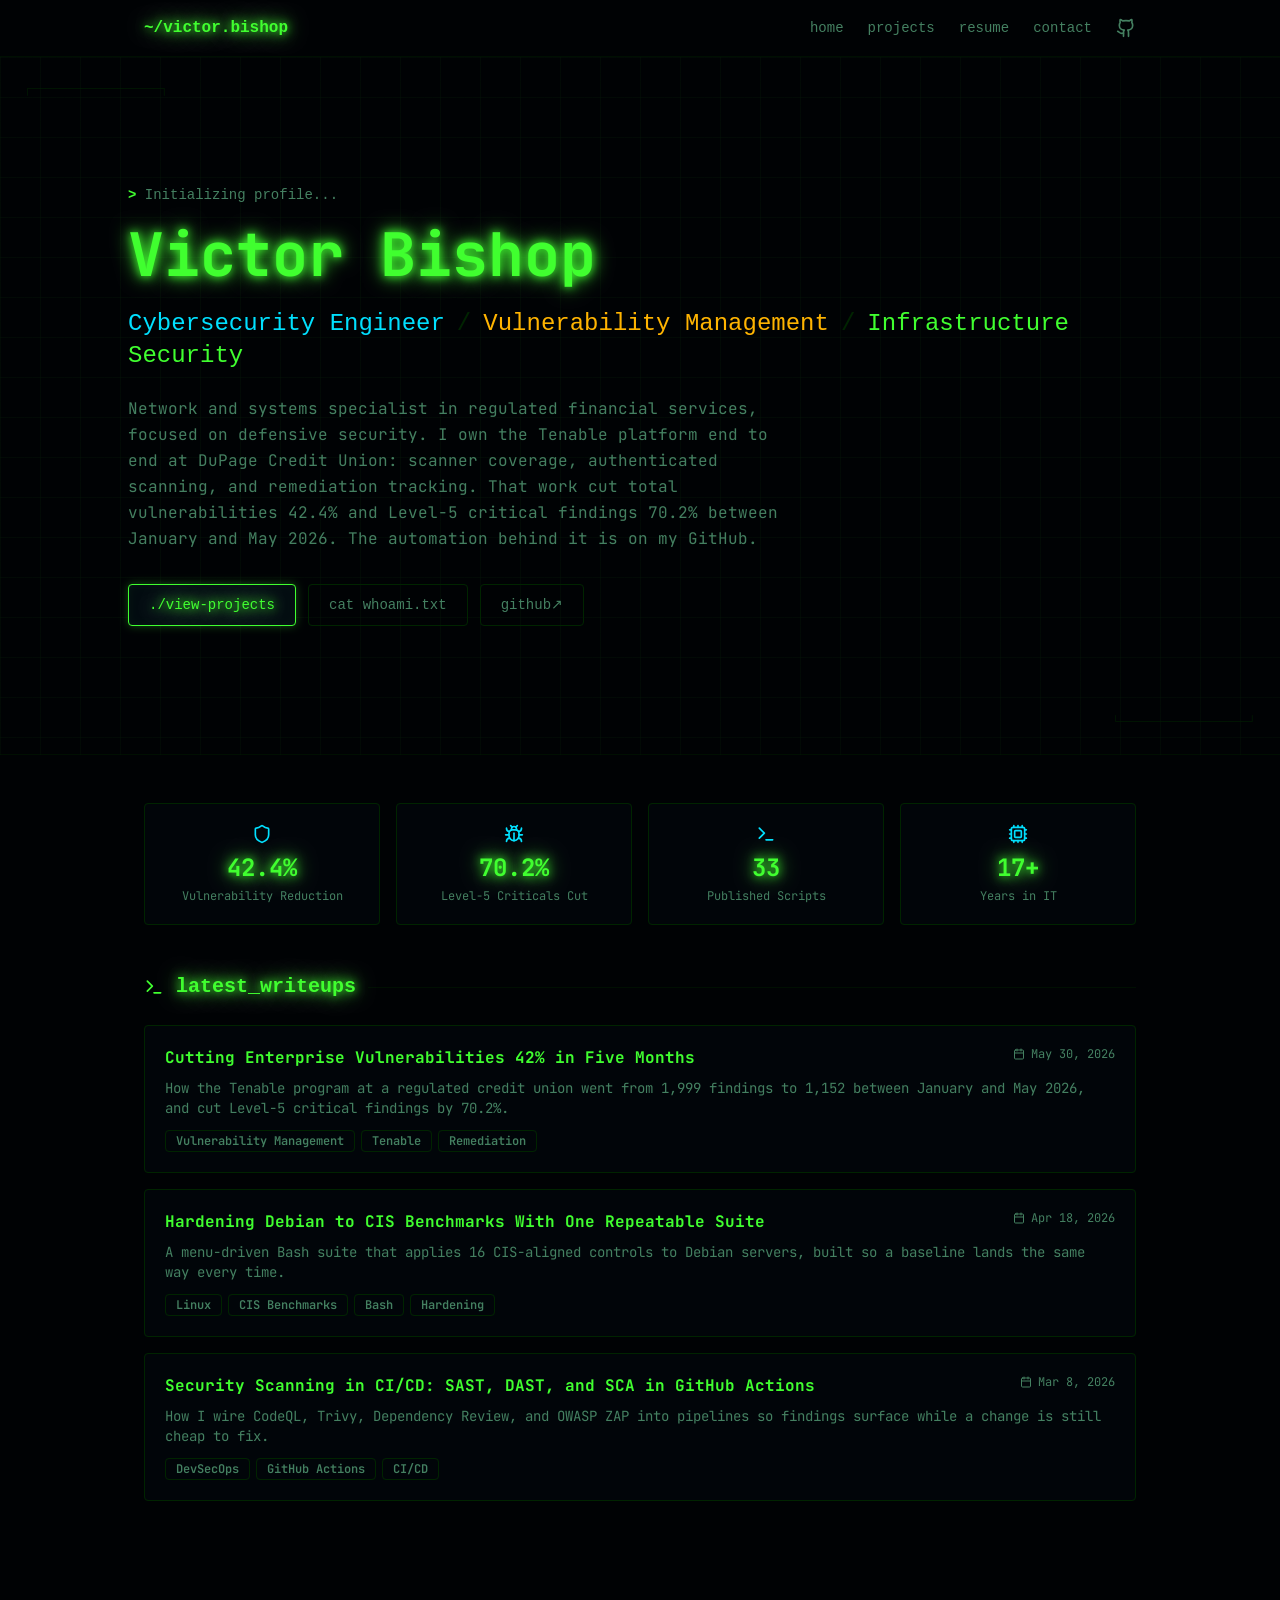
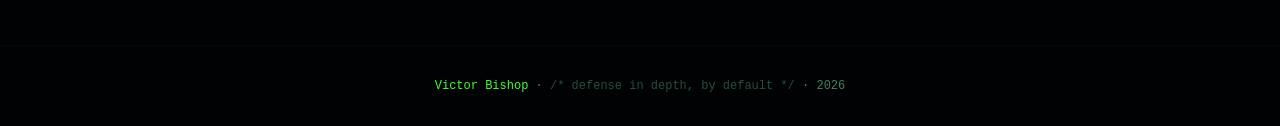
<file: index.html>
<!DOCTYPE html>
<html lang="en" class="dark">
<head>
<meta charset="utf-8" />
<meta name="viewport" content="width=device-width, initial-scale=1" />
<title>Victor Bishop | Cybersecurity Engineer</title>
<meta name="description" content="Victor Bishop is a cybersecurity engineer in New Lenox, IL focused on vulnerability management, infrastructure security, and automation." />
<link rel="icon" type="image/svg+xml" href="/favicon.svg" />
<link rel="stylesheet" href="/assets/site.css" />
<style>
.px-2\.5{padding-left:.625rem;padding-right:.625rem}
.py-4{padding-top:1rem;padding-bottom:1rem}
.hover\:neon-text:hover{color:var(--neon-green);text-shadow:0 0 10px var(--neon-green),0 0 20px var(--neon-green)}
.hover\:bg-secondary\/80:hover{background-color:color-mix(in oklch,var(--secondary) 80%,transparent)}
.prose-sm{font-size:.875rem}
@media (min-width:768px){.md\:prose-base{font-size:1rem}}
.prose h2{font-size:1.3em;font-weight:700;color:var(--foreground);margin:1.3em 0 .5em}
.prose p{margin:.7em 0;line-height:1.7}
.prose ul{list-style:disc;padding-left:1.4em;margin:.7em 0}
.prose li{margin:.3em 0;line-height:1.6}
.prose strong{color:var(--foreground)}
</style>
</head>
<body class="min-h-screen">
<header class="border-b border-border/40">
<div class="max-w-5xl mx-auto px-4 py-4 flex items-center justify-between">
<a href="/" class="font-mono font-bold neon-text text-base">~/victor.bishop</a>
<nav class="flex items-center gap-6 font-mono text-sm text-muted-foreground">
<a href="/" class="hover:text-neon-cyan transition-colors">home</a>
<a href="/projects" class="hover:text-neon-cyan transition-colors">projects</a>
<a href="/resume" class="hover:text-neon-cyan transition-colors">resume</a>
<a href="/contact" class="hover:text-neon-cyan transition-colors">contact</a>
<a href="https://github.com/Heretic312" target="_blank" rel="noopener noreferrer" class="hover:text-primary transition-colors" aria-label="GitHub"><svg xmlns="http://www.w3.org/2000/svg" viewBox="0 0 24 24" fill="none" stroke="currentColor" stroke-width="2" stroke-linecap="round" stroke-linejoin="round" class="w-5 h-5"><path d="M15 22v-4a4.8 4.8 0 0 0-1-3.5c3 0 6-2 6-5.5.08-1.25-.27-2.48-1-3.5.28-1.15.28-2.35 0-3.5 0 0-1 0-3 1.5-2.64-.5-5.36-.5-8 0C6 2 5 2 5 2c-.3 1.15-.3 2.35 0 3.5A5.403 5.403 0 0 0 4 9c0 3.5 3 5.5 6 5.5-.39.49-.68 1.05-.85 1.65-.17.6-.22 1.23-.15 1.85v4"/><path d="M9 18c-4.51 2-5-2-7-2"/></svg></a>
</nav>
</div>
</header>
<main>

<div class="min-h-screen">
<section class="circuit-bg relative overflow-hidden px-4 py-20 md:py-32 border-b border-border/40">
<div class="absolute top-6 left-6 text-border/60 font-mono text-xs select-none hidden md:block">┌──────────────────┐</div>
<div class="absolute bottom-6 right-6 text-border/60 font-mono text-xs select-none hidden md:block">└──────────────────┘</div>
<div class="max-w-5xl mx-auto">
<p class="font-mono text-sm text-muted-foreground mb-3 prompt">Initializing profile...</p>
<h1 class="text-4xl md:text-6xl font-bold mb-4 leading-tight"><span class="neon-text">Victor Bishop</span></h1>
<div class="font-mono text-xl md:text-2xl text-muted-foreground mb-2"><span class="text-neon-cyan">Cybersecurity Engineer</span><span class="text-border mx-3">/</span><span class="text-neon-amber">Vulnerability Management</span><span class="text-border mx-3">/</span><span class="text-primary">Infrastructure Security</span></div>
<p class="mt-6 max-w-2xl text-muted-foreground leading-relaxed">Network and systems specialist in regulated financial services, focused on defensive security. I own the Tenable platform end to end at DuPage Credit Union: scanner coverage, authenticated scanning, and remediation tracking. That work cut total vulnerabilities 42.4% and Level-5 critical findings 70.2% between January and May 2026. The automation behind it is on my GitHub.</p>
<div class="mt-8 flex flex-wrap gap-3">
<a href="/projects" class="px-5 py-2.5 font-mono text-sm rounded neon-border bg-secondary hover:bg-card transition-all duration-200 neon-text">./view-projects</a>
<a href="/resume" class="px-5 py-2.5 font-mono text-sm rounded border border-border hover:border-neon-cyan text-muted-foreground hover:text-neon-cyan transition-all duration-200">cat whoami.txt</a>
<a href="https://github.com/Heretic312" target="_blank" rel="noopener noreferrer" class="px-5 py-2.5 font-mono text-sm rounded border border-border hover:border-primary text-muted-foreground hover:text-primary transition-all duration-200">github↗</a>
</div>
</div>
</section>
<section class="max-w-5xl mx-auto px-4 py-12 grid grid-cols-2 md:grid-cols-4 gap-4"><div class="terminal-card rounded p-5 text-center"><svg xmlns="http://www.w3.org/2000/svg" viewBox="0 0 24 24" fill="none" stroke="currentColor" stroke-width="2" stroke-linecap="round" stroke-linejoin="round" class="w-5 h-5 mx-auto mb-2 text-neon-cyan"><path d="M20 13c0 5-3.5 7.5-7.66 8.95a1 1 0 0 1-.67-.01C7.5 20.5 4 18 4 13V6a1 1 0 0 1 1-1c2 0 4.5-1.2 6.24-2.72a1.17 1.17 0 0 1 1.52 0C14.51 3.81 17 5 19 5a1 1 0 0 1 1 1z"/></svg><p class="text-2xl font-bold neon-text">42.4%</p><p class="text-xs text-muted-foreground mt-1">Vulnerability Reduction</p></div><div class="terminal-card rounded p-5 text-center"><svg xmlns="http://www.w3.org/2000/svg" viewBox="0 0 24 24" fill="none" stroke="currentColor" stroke-width="2" stroke-linecap="round" stroke-linejoin="round" class="w-5 h-5 mx-auto mb-2 text-neon-cyan"><path d="M12 20v-9"/><path d="M14 7a4 4 0 0 1 4 4v3a6 6 0 0 1-12 0v-3a4 4 0 0 1 4-4z"/><path d="M14.12 3.88 16 2"/><path d="M21 21a4 4 0 0 0-3.81-4"/><path d="M21 5a4 4 0 0 1-3.55 3.97"/><path d="M22 13h-4"/><path d="M3 21a4 4 0 0 1 3.81-4"/><path d="M3 5a4 4 0 0 0 3.55 3.97"/><path d="M6 13H2"/><path d="m8 2 1.88 1.88"/><path d="M9 7.13V6a3 3 0 1 1 6 0v1.13"/></svg><p class="text-2xl font-bold neon-text">70.2%</p><p class="text-xs text-muted-foreground mt-1">Level-5 Criticals Cut</p></div><div class="terminal-card rounded p-5 text-center"><svg xmlns="http://www.w3.org/2000/svg" viewBox="0 0 24 24" fill="none" stroke="currentColor" stroke-width="2" stroke-linecap="round" stroke-linejoin="round" class="w-5 h-5 mx-auto mb-2 text-neon-cyan"><path d="M12 19h8"/><path d="m4 17 6-6-6-6"/></svg><p class="text-2xl font-bold neon-text">33</p><p class="text-xs text-muted-foreground mt-1">Published Scripts</p></div><div class="terminal-card rounded p-5 text-center"><svg xmlns="http://www.w3.org/2000/svg" viewBox="0 0 24 24" fill="none" stroke="currentColor" stroke-width="2" stroke-linecap="round" stroke-linejoin="round" class="w-5 h-5 mx-auto mb-2 text-neon-cyan"><rect x="4" y="4" width="16" height="16" rx="2"/><rect x="8" y="8" width="8" height="8" rx="1"/><path d="M12 20v2"/><path d="M12 2v2"/><path d="M17 20v2"/><path d="M17 2v2"/><path d="M2 12h2"/><path d="M2 17h2"/><path d="M2 7h2"/><path d="M20 12h2"/><path d="M20 17h2"/><path d="M20 7h2"/><path d="M7 20v2"/><path d="M7 2v2"/></svg><p class="text-2xl font-bold neon-text">17+</p><p class="text-xs text-muted-foreground mt-1">Years in IT</p></div></section>
<section class="max-w-5xl mx-auto px-4 pb-16">
<div class="flex items-center gap-3 mb-6"><svg xmlns="http://www.w3.org/2000/svg" viewBox="0 0 24 24" fill="none" stroke="currentColor" stroke-width="2" stroke-linecap="round" stroke-linejoin="round" class="w-5 h-5 text-neon-green"><path d="M12 19h8"/><path d="m4 17 6-6-6-6"/></svg><h2 class="text-xl font-bold neon-text font-mono">latest_writeups</h2><div class="flex-1 h-px bg-border/40"></div></div>
<div class="space-y-4"><a href="/blog/tenable-vulnerability-reduction" class="block"><article class="terminal-card rounded p-5 hover:cursor-pointer"><div class="flex items-start justify-between gap-4 flex-wrap"><h3 class="font-bold text-base hover:neon-text transition-colors">Cutting Enterprise Vulnerabilities 42% in Five Months</h3><div class="flex items-center gap-1.5 text-xs text-muted-foreground shrink-0"><svg xmlns="http://www.w3.org/2000/svg" viewBox="0 0 24 24" fill="none" stroke="currentColor" stroke-width="2" stroke-linecap="round" stroke-linejoin="round" class="" width="12" height="12"><path d="M8 2v4"/><path d="M16 2v4"/><rect width="18" height="18" x="3" y="4" rx="2"/><path d="M3 10h18"/></svg><time>May 30, 2026</time></div></div><p class="text-sm text-muted-foreground mt-2 mb-3">How the Tenable program at a regulated credit union went from 1,999 findings to 1,152 between January and May 2026, and cut Level-5 critical findings by 70.2%.</p><div class="flex flex-wrap gap-1.5"><span class="inline-flex items-center rounded-md border px-2.5 py-0.5 text-xs font-semibold transition-colors text-xs border-border text-muted-foreground hover:border-neon-cyan hover:text-neon-cyan transition-colors">Vulnerability Management</span><span class="inline-flex items-center rounded-md border px-2.5 py-0.5 text-xs font-semibold transition-colors text-xs border-border text-muted-foreground hover:border-neon-cyan hover:text-neon-cyan transition-colors">Tenable</span><span class="inline-flex items-center rounded-md border px-2.5 py-0.5 text-xs font-semibold transition-colors text-xs border-border text-muted-foreground hover:border-neon-cyan hover:text-neon-cyan transition-colors">Remediation</span></div></article></a><a href="/blog/debian-hardening-suite" class="block"><article class="terminal-card rounded p-5 hover:cursor-pointer"><div class="flex items-start justify-between gap-4 flex-wrap"><h3 class="font-bold text-base hover:neon-text transition-colors">Hardening Debian to CIS Benchmarks With One Repeatable Suite</h3><div class="flex items-center gap-1.5 text-xs text-muted-foreground shrink-0"><svg xmlns="http://www.w3.org/2000/svg" viewBox="0 0 24 24" fill="none" stroke="currentColor" stroke-width="2" stroke-linecap="round" stroke-linejoin="round" class="" width="12" height="12"><path d="M8 2v4"/><path d="M16 2v4"/><rect width="18" height="18" x="3" y="4" rx="2"/><path d="M3 10h18"/></svg><time>Apr 18, 2026</time></div></div><p class="text-sm text-muted-foreground mt-2 mb-3">A menu-driven Bash suite that applies 16 CIS-aligned controls to Debian servers, built so a baseline lands the same way every time.</p><div class="flex flex-wrap gap-1.5"><span class="inline-flex items-center rounded-md border px-2.5 py-0.5 text-xs font-semibold transition-colors text-xs border-border text-muted-foreground hover:border-neon-cyan hover:text-neon-cyan transition-colors">Linux</span><span class="inline-flex items-center rounded-md border px-2.5 py-0.5 text-xs font-semibold transition-colors text-xs border-border text-muted-foreground hover:border-neon-cyan hover:text-neon-cyan transition-colors">CIS Benchmarks</span><span class="inline-flex items-center rounded-md border px-2.5 py-0.5 text-xs font-semibold transition-colors text-xs border-border text-muted-foreground hover:border-neon-cyan hover:text-neon-cyan transition-colors">Bash</span><span class="inline-flex items-center rounded-md border px-2.5 py-0.5 text-xs font-semibold transition-colors text-xs border-border text-muted-foreground hover:border-neon-cyan hover:text-neon-cyan transition-colors">Hardening</span></div></article></a><a href="/blog/devsecops-scanning-cicd" class="block"><article class="terminal-card rounded p-5 hover:cursor-pointer"><div class="flex items-start justify-between gap-4 flex-wrap"><h3 class="font-bold text-base hover:neon-text transition-colors">Security Scanning in CI/CD: SAST, DAST, and SCA in GitHub Actions</h3><div class="flex items-center gap-1.5 text-xs text-muted-foreground shrink-0"><svg xmlns="http://www.w3.org/2000/svg" viewBox="0 0 24 24" fill="none" stroke="currentColor" stroke-width="2" stroke-linecap="round" stroke-linejoin="round" class="" width="12" height="12"><path d="M8 2v4"/><path d="M16 2v4"/><rect width="18" height="18" x="3" y="4" rx="2"/><path d="M3 10h18"/></svg><time>Mar 8, 2026</time></div></div><p class="text-sm text-muted-foreground mt-2 mb-3">How I wire CodeQL, Trivy, Dependency Review, and OWASP ZAP into pipelines so findings surface while a change is still cheap to fix.</p><div class="flex flex-wrap gap-1.5"><span class="inline-flex items-center rounded-md border px-2.5 py-0.5 text-xs font-semibold transition-colors text-xs border-border text-muted-foreground hover:border-neon-cyan hover:text-neon-cyan transition-colors">DevSecOps</span><span class="inline-flex items-center rounded-md border px-2.5 py-0.5 text-xs font-semibold transition-colors text-xs border-border text-muted-foreground hover:border-neon-cyan hover:text-neon-cyan transition-colors">GitHub Actions</span><span class="inline-flex items-center rounded-md border px-2.5 py-0.5 text-xs font-semibold transition-colors text-xs border-border text-muted-foreground hover:border-neon-cyan hover:text-neon-cyan transition-colors">CI/CD</span></div></article></a></div>
</section>
</div>
</main>
<footer class="border-t border-border/40 mt-20 py-8 text-center text-xs text-muted-foreground font-mono">
<p><span class="text-neon-green">Victor Bishop</span> · <span class="opacity-60">/* defense in depth, by default */</span> · 2026</p>
</footer>
</body>
</html>
</file>
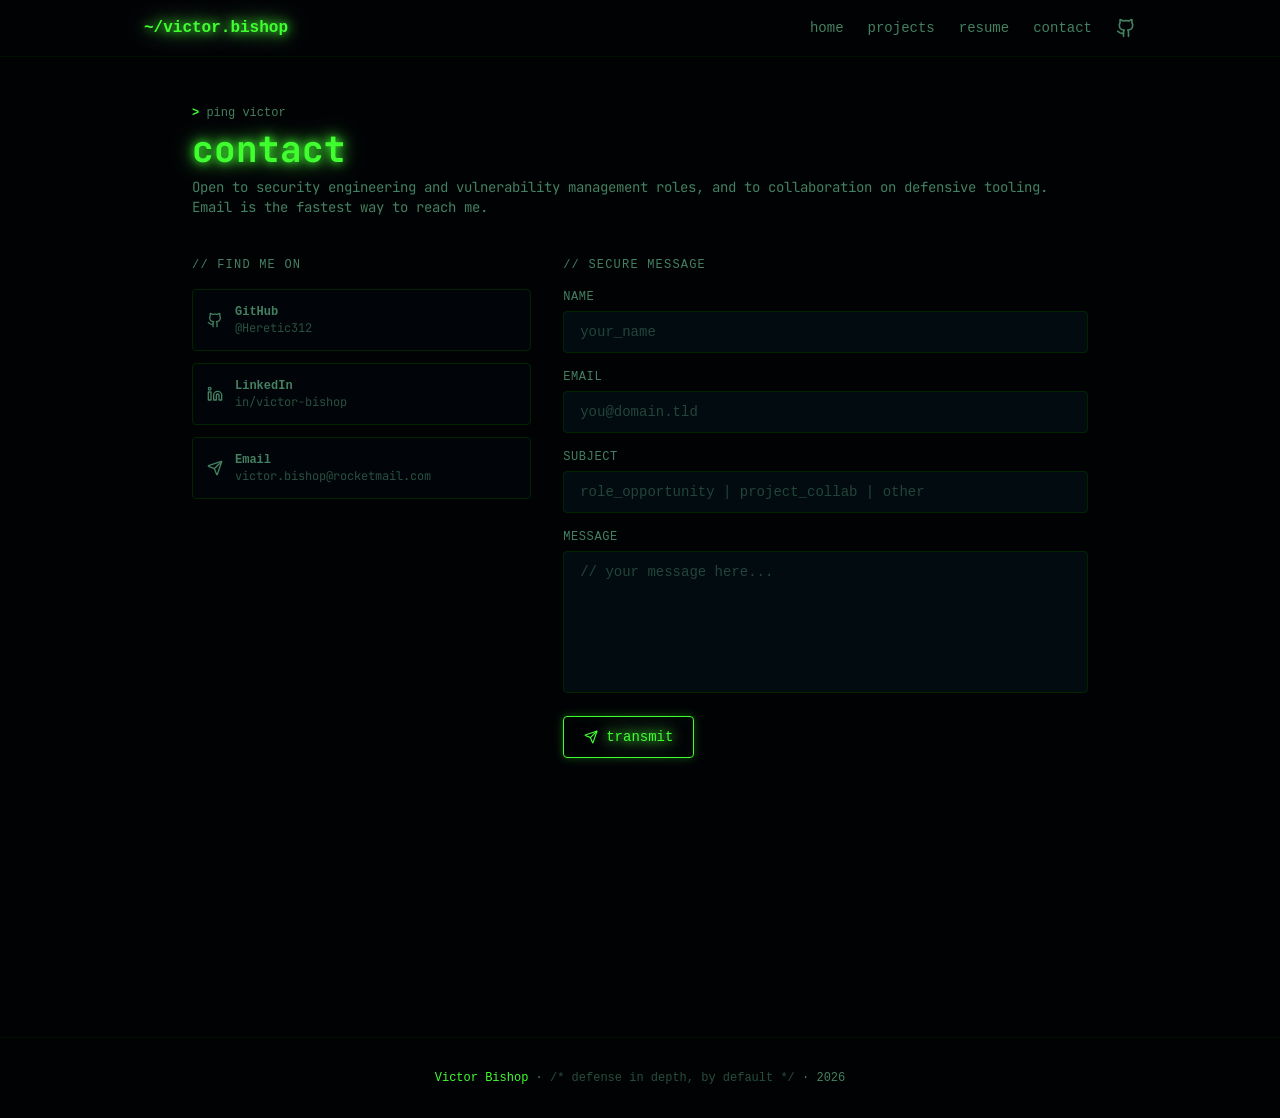
<file: contact.html>
<!DOCTYPE html>
<html lang="en" class="dark">
<head>
<meta charset="utf-8" />
<meta name="viewport" content="width=device-width, initial-scale=1" />
<title>Contact | Victor Bishop</title>
<meta name="description" content="Victor Bishop is a cybersecurity engineer in New Lenox, IL focused on vulnerability management, infrastructure security, and automation." />
<link rel="icon" type="image/svg+xml" href="/favicon.svg" />
<link rel="stylesheet" href="/assets/site.css" />
<style>
.px-2\.5{padding-left:.625rem;padding-right:.625rem}
.py-4{padding-top:1rem;padding-bottom:1rem}
.hover\:neon-text:hover{color:var(--neon-green);text-shadow:0 0 10px var(--neon-green),0 0 20px var(--neon-green)}
.hover\:bg-secondary\/80:hover{background-color:color-mix(in oklch,var(--secondary) 80%,transparent)}
.prose-sm{font-size:.875rem}
@media (min-width:768px){.md\:prose-base{font-size:1rem}}
.prose h2{font-size:1.3em;font-weight:700;color:var(--foreground);margin:1.3em 0 .5em}
.prose p{margin:.7em 0;line-height:1.7}
.prose ul{list-style:disc;padding-left:1.4em;margin:.7em 0}
.prose li{margin:.3em 0;line-height:1.6}
.prose strong{color:var(--foreground)}
</style>
</head>
<body class="min-h-screen">
<header class="border-b border-border/40">
<div class="max-w-5xl mx-auto px-4 py-4 flex items-center justify-between">
<a href="/" class="font-mono font-bold neon-text text-base">~/victor.bishop</a>
<nav class="flex items-center gap-6 font-mono text-sm text-muted-foreground">
<a href="/" class="hover:text-neon-cyan transition-colors">home</a>
<a href="/projects" class="hover:text-neon-cyan transition-colors">projects</a>
<a href="/resume" class="hover:text-neon-cyan transition-colors">resume</a>
<a href="/contact" class="hover:text-neon-cyan transition-colors">contact</a>
<a href="https://github.com/Heretic312" target="_blank" rel="noopener noreferrer" class="hover:text-primary transition-colors" aria-label="GitHub"><svg xmlns="http://www.w3.org/2000/svg" viewBox="0 0 24 24" fill="none" stroke="currentColor" stroke-width="2" stroke-linecap="round" stroke-linejoin="round" class="w-5 h-5"><path d="M15 22v-4a4.8 4.8 0 0 0-1-3.5c3 0 6-2 6-5.5.08-1.25-.27-2.48-1-3.5.28-1.15.28-2.35 0-3.5 0 0-1 0-3 1.5-2.64-.5-5.36-.5-8 0C6 2 5 2 5 2c-.3 1.15-.3 2.35 0 3.5A5.403 5.403 0 0 0 4 9c0 3.5 3 5.5 6 5.5-.39.49-.68 1.05-.85 1.65-.17.6-.22 1.23-.15 1.85v4"/><path d="M9 18c-4.51 2-5-2-7-2"/></svg></a>
</nav>
</div>
</header>
<main>

<div id="contact-done" class="min-h-screen items-center justify-center px-4" style="display:none">
<div class="terminal-card rounded p-10 text-center max-w-md w-full">
<div class="font-mono text-xs text-muted-foreground mb-4"><span class="text-neon-green">✔</span> transmission_ready</div>
<h2 class="text-2xl font-bold neon-text mb-2 font-mono">Message Ready</h2>
<p class="text-muted-foreground text-sm mb-6">Your mail client should open with the message addressed to victor.bishop@rocketmail.com. If it does not, email me directly at that address.</p>
<button onclick="document.getElementById('contact-done').style.display='none';document.getElementById('contact-wrap').style.display='block';" class="px-5 py-2 font-mono text-sm rounded neon-border neon-text hover:bg-secondary transition-colors">compose another</button>
</div>
</div>
<div id="contact-wrap" class="min-h-screen px-4 py-12">
<div class="max-w-4xl mx-auto">
<div class="mb-10 space-y-2">
<p class="font-mono text-xs text-muted-foreground prompt">ping victor</p>
<h1 class="text-4xl font-bold neon-text">contact</h1>
<p class="text-muted-foreground text-sm">Open to security engineering and vulnerability management roles, and to collaboration on defensive tooling. Email is the fastest way to reach me.</p>
</div>
<div class="grid grid-cols-1 md:grid-cols-5 gap-8">
<aside class="md:col-span-2 space-y-3">
<p class="font-mono text-xs text-muted-foreground mb-4 uppercase tracking-widest">// find me on</p>
<a href="https://github.com/Heretic312" target="_blank" rel="noopener noreferrer" class="flex items-center gap-3 terminal-card rounded p-3.5 text-muted-foreground border-border transition-all duration-200 group hover:text-primary hover:border-primary"><svg xmlns="http://www.w3.org/2000/svg" viewBox="0 0 24 24" fill="none" stroke="currentColor" stroke-width="2" stroke-linecap="round" stroke-linejoin="round" class="w-4 h-4 shrink-0 transition-colors"><path d="M15 22v-4a4.8 4.8 0 0 0-1-3.5c3 0 6-2 6-5.5.08-1.25-.27-2.48-1-3.5.28-1.15.28-2.35 0-3.5 0 0-1 0-3 1.5-2.64-.5-5.36-.5-8 0C6 2 5 2 5 2c-.3 1.15-.3 2.35 0 3.5A5.403 5.403 0 0 0 4 9c0 3.5 3 5.5 6 5.5-.39.49-.68 1.05-.85 1.65-.17.6-.22 1.23-.15 1.85v4"/><path d="M9 18c-4.51 2-5-2-7-2"/></svg><div><p class="text-xs font-mono font-bold transition-colors">GitHub</p><p class="text-xs opacity-60 transition-colors">@Heretic312</p></div></a><a href="https://www.linkedin.com/in/victor-bishop" target="_blank" rel="noopener noreferrer" class="flex items-center gap-3 terminal-card rounded p-3.5 text-muted-foreground border-border transition-all duration-200 group hover:text-neon-cyan hover:border-neon-cyan"><svg xmlns="http://www.w3.org/2000/svg" viewBox="0 0 24 24" fill="none" stroke="currentColor" stroke-width="2" stroke-linecap="round" stroke-linejoin="round" class="w-4 h-4 shrink-0 transition-colors"><path d="M16 8a6 6 0 0 1 6 6v7h-4v-7a2 2 0 0 0-2-2 2 2 0 0 0-2 2v7h-4v-7a6 6 0 0 1 6-6z"/><rect width="4" height="12" x="2" y="9"/><circle cx="4" cy="4" r="2"/></svg><div><p class="text-xs font-mono font-bold transition-colors">LinkedIn</p><p class="text-xs opacity-60 transition-colors">in/victor-bishop</p></div></a><a href="mailto:victor.bishop@rocketmail.com" target="_blank" rel="noopener noreferrer" class="flex items-center gap-3 terminal-card rounded p-3.5 text-muted-foreground border-border transition-all duration-200 group hover:text-neon-green hover:border-neon-green"><svg xmlns="http://www.w3.org/2000/svg" viewBox="0 0 24 24" fill="none" stroke="currentColor" stroke-width="2" stroke-linecap="round" stroke-linejoin="round" class="w-4 h-4 shrink-0 transition-colors"><path d="M14.536 21.686a.5.5 0 0 0 .937-.024l6.5-19a.496.496 0 0 0-.635-.635l-19 6.5a.5.5 0 0 0-.024.937l7.93 3.18a2 2 0 0 1 1.112 1.11z"/><path d="m21.854 2.147-10.94 10.939"/></svg><div><p class="text-xs font-mono font-bold transition-colors">Email</p><p class="text-xs opacity-60 transition-colors">victor.bishop@rocketmail.com</p></div></a>
</aside>
<div class="md:col-span-3">
<p class="font-mono text-xs text-muted-foreground mb-4 uppercase tracking-widest">// secure message</p>
<form id="contact-form" class="space-y-4">
<div><label for="name" class="block text-xs font-mono text-muted-foreground mb-1.5 uppercase tracking-wider">name</label><input type="text" id="name" name="name" required placeholder="your_name" class="w-full px-4 py-2.5 rounded font-mono text-sm bg-secondary border border-border text-foreground placeholder:text-muted-foreground/50 focus:border-neon-green focus:outline-none focus:ring-1 focus:ring-neon-green/30 transition-colors" /></div>
<div><label for="email" class="block text-xs font-mono text-muted-foreground mb-1.5 uppercase tracking-wider">email</label><input type="email" id="email" name="email" required placeholder="you@domain.tld" class="w-full px-4 py-2.5 rounded font-mono text-sm bg-secondary border border-border text-foreground placeholder:text-muted-foreground/50 focus:border-neon-green focus:outline-none focus:ring-1 focus:ring-neon-green/30 transition-colors" /></div>
<div><label for="subject" class="block text-xs font-mono text-muted-foreground mb-1.5 uppercase tracking-wider">subject</label><input type="text" id="subject" name="subject" placeholder="role_opportunity | project_collab | other" class="w-full px-4 py-2.5 rounded font-mono text-sm bg-secondary border border-border text-foreground placeholder:text-muted-foreground/50 focus:border-neon-green focus:outline-none focus:ring-1 focus:ring-neon-green/30 transition-colors" /></div>
<div><label for="message" class="block text-xs font-mono text-muted-foreground mb-1.5 uppercase tracking-wider">message</label><textarea id="message" name="message" required rows="6" placeholder="// your message here..." class="w-full px-4 py-2.5 rounded font-mono text-sm bg-secondary border border-border text-foreground placeholder:text-muted-foreground/50 focus:border-neon-green focus:outline-none focus:ring-1 focus:ring-neon-green/30 transition-colors resize-none"></textarea></div>
<button type="submit" class="inline-flex items-center gap-2 px-5 py-2.5 font-mono text-sm rounded neon-border neon-text hover:bg-secondary transition-all duration-200"><svg xmlns="http://www.w3.org/2000/svg" viewBox="0 0 24 24" fill="none" stroke="currentColor" stroke-width="2" stroke-linecap="round" stroke-linejoin="round" class="" width="14" height="14"><path d="M14.536 21.686a.5.5 0 0 0 .937-.024l6.5-19a.496.496 0 0 0-.635-.635l-19 6.5a.5.5 0 0 0-.024.937l7.93 3.18a2 2 0 0 1 1.112 1.11z"/><path d="m21.854 2.147-10.94 10.939"/></svg>transmit</button>
</form>
</div>
</div>
</div>
</div>

<script>
document.getElementById('contact-form').addEventListener('submit', function (e) {
  e.preventDefault();
  var f = e.currentTarget;
  var name = f.elements['name'].value;
  var email = f.elements['email'].value;
  var subject = f.elements['subject'].value || 'Portfolio contact';
  var message = f.elements['message'].value;
  var body = encodeURIComponent('From: ' + name + ' <' + email + '>\n\n' + message);
  window.location.href = 'mailto:victor.bishop@rocketmail.com?subject=' + encodeURIComponent(subject) + '&body=' + body;
  document.getElementById('contact-wrap').style.display = 'none';
  document.getElementById('contact-done').style.display = 'flex';
});
</script>
</main>
<footer class="border-t border-border/40 mt-20 py-8 text-center text-xs text-muted-foreground font-mono">
<p><span class="text-neon-green">Victor Bishop</span> · <span class="opacity-60">/* defense in depth, by default */</span> · 2026</p>
</footer>
</body>
</html>
</file>
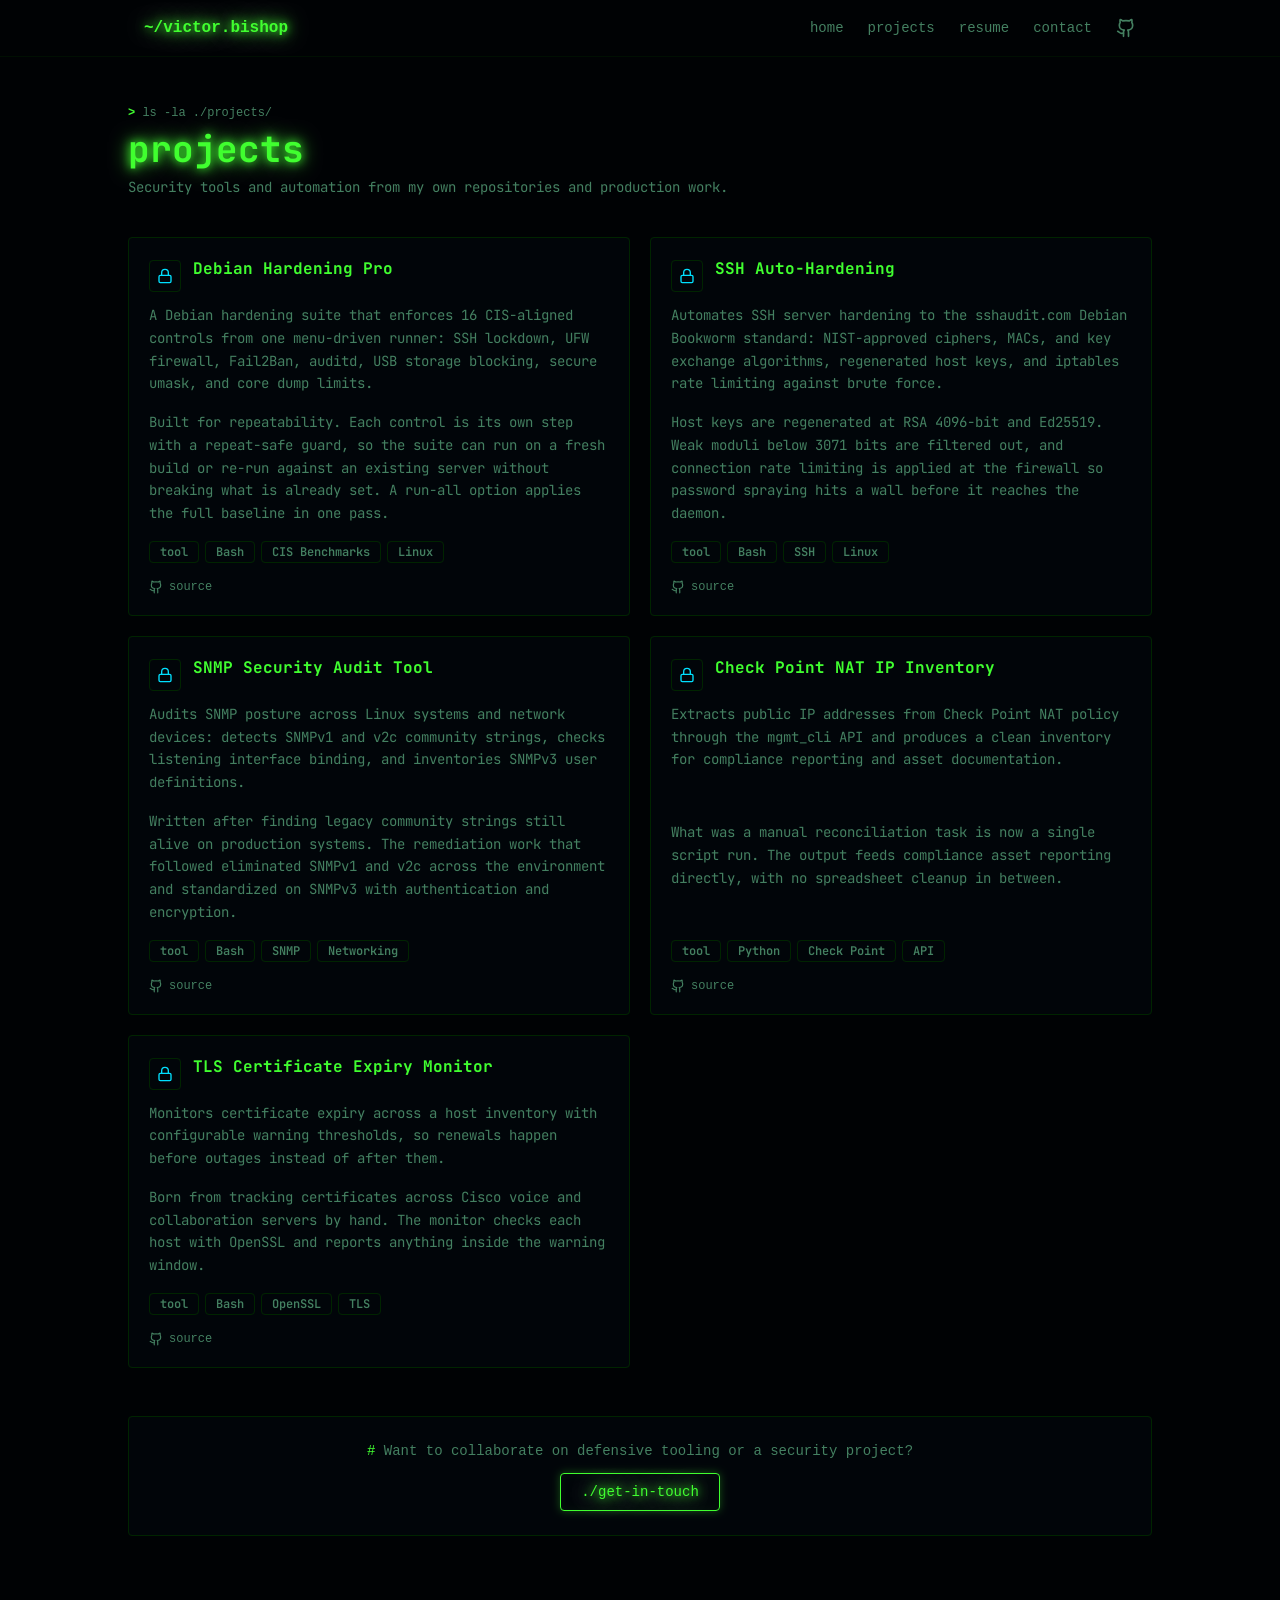
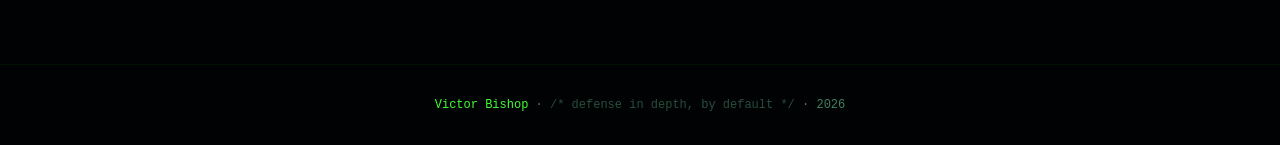
<file: projects.html>
<!DOCTYPE html>
<html lang="en" class="dark">
<head>
<meta charset="utf-8" />
<meta name="viewport" content="width=device-width, initial-scale=1" />
<title>Projects | Victor Bishop</title>
<meta name="description" content="Victor Bishop is a cybersecurity engineer in New Lenox, IL focused on vulnerability management, infrastructure security, and automation." />
<link rel="icon" type="image/svg+xml" href="/favicon.svg" />
<link rel="stylesheet" href="/assets/site.css" />
<style>
.px-2\.5{padding-left:.625rem;padding-right:.625rem}
.py-4{padding-top:1rem;padding-bottom:1rem}
.hover\:neon-text:hover{color:var(--neon-green);text-shadow:0 0 10px var(--neon-green),0 0 20px var(--neon-green)}
.hover\:bg-secondary\/80:hover{background-color:color-mix(in oklch,var(--secondary) 80%,transparent)}
.prose-sm{font-size:.875rem}
@media (min-width:768px){.md\:prose-base{font-size:1rem}}
.prose h2{font-size:1.3em;font-weight:700;color:var(--foreground);margin:1.3em 0 .5em}
.prose p{margin:.7em 0;line-height:1.7}
.prose ul{list-style:disc;padding-left:1.4em;margin:.7em 0}
.prose li{margin:.3em 0;line-height:1.6}
.prose strong{color:var(--foreground)}
</style>
</head>
<body class="min-h-screen">
<header class="border-b border-border/40">
<div class="max-w-5xl mx-auto px-4 py-4 flex items-center justify-between">
<a href="/" class="font-mono font-bold neon-text text-base">~/victor.bishop</a>
<nav class="flex items-center gap-6 font-mono text-sm text-muted-foreground">
<a href="/" class="hover:text-neon-cyan transition-colors">home</a>
<a href="/projects" class="hover:text-neon-cyan transition-colors">projects</a>
<a href="/resume" class="hover:text-neon-cyan transition-colors">resume</a>
<a href="/contact" class="hover:text-neon-cyan transition-colors">contact</a>
<a href="https://github.com/Heretic312" target="_blank" rel="noopener noreferrer" class="hover:text-primary transition-colors" aria-label="GitHub"><svg xmlns="http://www.w3.org/2000/svg" viewBox="0 0 24 24" fill="none" stroke="currentColor" stroke-width="2" stroke-linecap="round" stroke-linejoin="round" class="w-5 h-5"><path d="M15 22v-4a4.8 4.8 0 0 0-1-3.5c3 0 6-2 6-5.5.08-1.25-.27-2.48-1-3.5.28-1.15.28-2.35 0-3.5 0 0-1 0-3 1.5-2.64-.5-5.36-.5-8 0C6 2 5 2 5 2c-.3 1.15-.3 2.35 0 3.5A5.403 5.403 0 0 0 4 9c0 3.5 3 5.5 6 5.5-.39.49-.68 1.05-.85 1.65-.17.6-.22 1.23-.15 1.85v4"/><path d="M9 18c-4.51 2-5-2-7-2"/></svg></a>
</nav>
</div>
</header>
<main>

<div class="min-h-screen px-4 py-12">
<div class="max-w-5xl mx-auto">
<div class="mb-10 space-y-2">
<p class="font-mono text-xs text-muted-foreground prompt">ls -la ./projects/</p>
<h1 class="text-4xl font-bold neon-text">projects</h1>
<p class="text-muted-foreground text-sm">Security tools and automation from my own repositories and production work.</p>
</div>
<div class="grid grid-cols-1 md:grid-cols-2 gap-5"><article class="terminal-card rounded p-5 flex flex-col"><div class="flex items-start gap-3 mb-3"><div class="mt-0.5 w-8 h-8 rounded border border-border flex items-center justify-center shrink-0"><svg xmlns="http://www.w3.org/2000/svg" viewBox="0 0 24 24" fill="none" stroke="currentColor" stroke-width="2" stroke-linecap="round" stroke-linejoin="round" class="w-4 h-4 text-neon-cyan"><rect width="18" height="11" x="3" y="11" rx="2" ry="2"/><path d="M7 11V7a5 5 0 0 1 10 0v4"/></svg></div><div class="flex-1"><h2 class="font-bold text-base leading-snug">Debian Hardening Pro</h2></div></div><p class="text-sm text-muted-foreground leading-relaxed flex-1 mb-4">A Debian hardening suite that enforces 16 CIS-aligned controls from one menu-driven runner: SSH lockdown, UFW firewall, Fail2Ban, auditd, USB storage blocking, secure umask, and core dump limits.</p><p class="text-sm text-muted-foreground leading-relaxed flex-1 mb-4">Built for repeatability. Each control is its own step with a repeat-safe guard, so the suite can run on a fresh build or re-run against an existing server without breaking what is already set. A run-all option applies the full baseline in one pass.</p><div class="flex flex-wrap gap-1.5 mb-4"><span class="inline-flex items-center rounded-md border px-2.5 py-0.5 text-xs font-semibold transition-colors text-xs border-border text-muted-foreground hover:border-neon-cyan hover:text-neon-cyan transition-colors">tool</span><span class="inline-flex items-center rounded-md border px-2.5 py-0.5 text-xs font-semibold transition-colors text-xs border-border text-muted-foreground hover:border-neon-cyan hover:text-neon-cyan transition-colors">Bash</span><span class="inline-flex items-center rounded-md border px-2.5 py-0.5 text-xs font-semibold transition-colors text-xs border-border text-muted-foreground hover:border-neon-cyan hover:text-neon-cyan transition-colors">CIS Benchmarks</span><span class="inline-flex items-center rounded-md border px-2.5 py-0.5 text-xs font-semibold transition-colors text-xs border-border text-muted-foreground hover:border-neon-cyan hover:text-neon-cyan transition-colors">Linux</span></div><div class="flex gap-4 mt-auto"><a href="https://github.com/Heretic312/devsecops-wrappers" target="_blank" rel="noopener noreferrer" class="inline-flex items-center gap-1.5 text-xs font-mono text-muted-foreground hover:neon-text transition-colors"><svg xmlns="http://www.w3.org/2000/svg" viewBox="0 0 24 24" fill="none" stroke="currentColor" stroke-width="2" stroke-linecap="round" stroke-linejoin="round" class="" width="14" height="14"><path d="M15 22v-4a4.8 4.8 0 0 0-1-3.5c3 0 6-2 6-5.5.08-1.25-.27-2.48-1-3.5.28-1.15.28-2.35 0-3.5 0 0-1 0-3 1.5-2.64-.5-5.36-.5-8 0C6 2 5 2 5 2c-.3 1.15-.3 2.35 0 3.5A5.403 5.403 0 0 0 4 9c0 3.5 3 5.5 6 5.5-.39.49-.68 1.05-.85 1.65-.17.6-.22 1.23-.15 1.85v4"/><path d="M9 18c-4.51 2-5-2-7-2"/></svg>source</a></div></article><article class="terminal-card rounded p-5 flex flex-col"><div class="flex items-start gap-3 mb-3"><div class="mt-0.5 w-8 h-8 rounded border border-border flex items-center justify-center shrink-0"><svg xmlns="http://www.w3.org/2000/svg" viewBox="0 0 24 24" fill="none" stroke="currentColor" stroke-width="2" stroke-linecap="round" stroke-linejoin="round" class="w-4 h-4 text-neon-cyan"><rect width="18" height="11" x="3" y="11" rx="2" ry="2"/><path d="M7 11V7a5 5 0 0 1 10 0v4"/></svg></div><div class="flex-1"><h2 class="font-bold text-base leading-snug">SSH Auto-Hardening</h2></div></div><p class="text-sm text-muted-foreground leading-relaxed flex-1 mb-4">Automates SSH server hardening to the sshaudit.com Debian Bookworm standard: NIST-approved ciphers, MACs, and key exchange algorithms, regenerated host keys, and iptables rate limiting against brute force.</p><p class="text-sm text-muted-foreground leading-relaxed flex-1 mb-4">Host keys are regenerated at RSA 4096-bit and Ed25519. Weak moduli below 3071 bits are filtered out, and connection rate limiting is applied at the firewall so password spraying hits a wall before it reaches the daemon.</p><div class="flex flex-wrap gap-1.5 mb-4"><span class="inline-flex items-center rounded-md border px-2.5 py-0.5 text-xs font-semibold transition-colors text-xs border-border text-muted-foreground hover:border-neon-cyan hover:text-neon-cyan transition-colors">tool</span><span class="inline-flex items-center rounded-md border px-2.5 py-0.5 text-xs font-semibold transition-colors text-xs border-border text-muted-foreground hover:border-neon-cyan hover:text-neon-cyan transition-colors">Bash</span><span class="inline-flex items-center rounded-md border px-2.5 py-0.5 text-xs font-semibold transition-colors text-xs border-border text-muted-foreground hover:border-neon-cyan hover:text-neon-cyan transition-colors">SSH</span><span class="inline-flex items-center rounded-md border px-2.5 py-0.5 text-xs font-semibold transition-colors text-xs border-border text-muted-foreground hover:border-neon-cyan hover:text-neon-cyan transition-colors">Linux</span></div><div class="flex gap-4 mt-auto"><a href="https://github.com/Heretic312/devsecops-wrappers" target="_blank" rel="noopener noreferrer" class="inline-flex items-center gap-1.5 text-xs font-mono text-muted-foreground hover:neon-text transition-colors"><svg xmlns="http://www.w3.org/2000/svg" viewBox="0 0 24 24" fill="none" stroke="currentColor" stroke-width="2" stroke-linecap="round" stroke-linejoin="round" class="" width="14" height="14"><path d="M15 22v-4a4.8 4.8 0 0 0-1-3.5c3 0 6-2 6-5.5.08-1.25-.27-2.48-1-3.5.28-1.15.28-2.35 0-3.5 0 0-1 0-3 1.5-2.64-.5-5.36-.5-8 0C6 2 5 2 5 2c-.3 1.15-.3 2.35 0 3.5A5.403 5.403 0 0 0 4 9c0 3.5 3 5.5 6 5.5-.39.49-.68 1.05-.85 1.65-.17.6-.22 1.23-.15 1.85v4"/><path d="M9 18c-4.51 2-5-2-7-2"/></svg>source</a></div></article><article class="terminal-card rounded p-5 flex flex-col"><div class="flex items-start gap-3 mb-3"><div class="mt-0.5 w-8 h-8 rounded border border-border flex items-center justify-center shrink-0"><svg xmlns="http://www.w3.org/2000/svg" viewBox="0 0 24 24" fill="none" stroke="currentColor" stroke-width="2" stroke-linecap="round" stroke-linejoin="round" class="w-4 h-4 text-neon-cyan"><rect width="18" height="11" x="3" y="11" rx="2" ry="2"/><path d="M7 11V7a5 5 0 0 1 10 0v4"/></svg></div><div class="flex-1"><h2 class="font-bold text-base leading-snug">SNMP Security Audit Tool</h2></div></div><p class="text-sm text-muted-foreground leading-relaxed flex-1 mb-4">Audits SNMP posture across Linux systems and network devices: detects SNMPv1 and v2c community strings, checks listening interface binding, and inventories SNMPv3 user definitions.</p><p class="text-sm text-muted-foreground leading-relaxed flex-1 mb-4">Written after finding legacy community strings still alive on production systems. The remediation work that followed eliminated SNMPv1 and v2c across the environment and standardized on SNMPv3 with authentication and encryption.</p><div class="flex flex-wrap gap-1.5 mb-4"><span class="inline-flex items-center rounded-md border px-2.5 py-0.5 text-xs font-semibold transition-colors text-xs border-border text-muted-foreground hover:border-neon-cyan hover:text-neon-cyan transition-colors">tool</span><span class="inline-flex items-center rounded-md border px-2.5 py-0.5 text-xs font-semibold transition-colors text-xs border-border text-muted-foreground hover:border-neon-cyan hover:text-neon-cyan transition-colors">Bash</span><span class="inline-flex items-center rounded-md border px-2.5 py-0.5 text-xs font-semibold transition-colors text-xs border-border text-muted-foreground hover:border-neon-cyan hover:text-neon-cyan transition-colors">SNMP</span><span class="inline-flex items-center rounded-md border px-2.5 py-0.5 text-xs font-semibold transition-colors text-xs border-border text-muted-foreground hover:border-neon-cyan hover:text-neon-cyan transition-colors">Networking</span></div><div class="flex gap-4 mt-auto"><a href="https://github.com/Heretic312/devsecops-wrappers" target="_blank" rel="noopener noreferrer" class="inline-flex items-center gap-1.5 text-xs font-mono text-muted-foreground hover:neon-text transition-colors"><svg xmlns="http://www.w3.org/2000/svg" viewBox="0 0 24 24" fill="none" stroke="currentColor" stroke-width="2" stroke-linecap="round" stroke-linejoin="round" class="" width="14" height="14"><path d="M15 22v-4a4.8 4.8 0 0 0-1-3.5c3 0 6-2 6-5.5.08-1.25-.27-2.48-1-3.5.28-1.15.28-2.35 0-3.5 0 0-1 0-3 1.5-2.64-.5-5.36-.5-8 0C6 2 5 2 5 2c-.3 1.15-.3 2.35 0 3.5A5.403 5.403 0 0 0 4 9c0 3.5 3 5.5 6 5.5-.39.49-.68 1.05-.85 1.65-.17.6-.22 1.23-.15 1.85v4"/><path d="M9 18c-4.51 2-5-2-7-2"/></svg>source</a></div></article><article class="terminal-card rounded p-5 flex flex-col"><div class="flex items-start gap-3 mb-3"><div class="mt-0.5 w-8 h-8 rounded border border-border flex items-center justify-center shrink-0"><svg xmlns="http://www.w3.org/2000/svg" viewBox="0 0 24 24" fill="none" stroke="currentColor" stroke-width="2" stroke-linecap="round" stroke-linejoin="round" class="w-4 h-4 text-neon-cyan"><rect width="18" height="11" x="3" y="11" rx="2" ry="2"/><path d="M7 11V7a5 5 0 0 1 10 0v4"/></svg></div><div class="flex-1"><h2 class="font-bold text-base leading-snug">Check Point NAT IP Inventory</h2></div></div><p class="text-sm text-muted-foreground leading-relaxed flex-1 mb-4">Extracts public IP addresses from Check Point NAT policy through the mgmt_cli API and produces a clean inventory for compliance reporting and asset documentation.</p><p class="text-sm text-muted-foreground leading-relaxed flex-1 mb-4">What was a manual reconciliation task is now a single script run. The output feeds compliance asset reporting directly, with no spreadsheet cleanup in between.</p><div class="flex flex-wrap gap-1.5 mb-4"><span class="inline-flex items-center rounded-md border px-2.5 py-0.5 text-xs font-semibold transition-colors text-xs border-border text-muted-foreground hover:border-neon-cyan hover:text-neon-cyan transition-colors">tool</span><span class="inline-flex items-center rounded-md border px-2.5 py-0.5 text-xs font-semibold transition-colors text-xs border-border text-muted-foreground hover:border-neon-cyan hover:text-neon-cyan transition-colors">Python</span><span class="inline-flex items-center rounded-md border px-2.5 py-0.5 text-xs font-semibold transition-colors text-xs border-border text-muted-foreground hover:border-neon-cyan hover:text-neon-cyan transition-colors">Check Point</span><span class="inline-flex items-center rounded-md border px-2.5 py-0.5 text-xs font-semibold transition-colors text-xs border-border text-muted-foreground hover:border-neon-cyan hover:text-neon-cyan transition-colors">API</span></div><div class="flex gap-4 mt-auto"><a href="https://github.com/Heretic312/devsecops-wrappers" target="_blank" rel="noopener noreferrer" class="inline-flex items-center gap-1.5 text-xs font-mono text-muted-foreground hover:neon-text transition-colors"><svg xmlns="http://www.w3.org/2000/svg" viewBox="0 0 24 24" fill="none" stroke="currentColor" stroke-width="2" stroke-linecap="round" stroke-linejoin="round" class="" width="14" height="14"><path d="M15 22v-4a4.8 4.8 0 0 0-1-3.5c3 0 6-2 6-5.5.08-1.25-.27-2.48-1-3.5.28-1.15.28-2.35 0-3.5 0 0-1 0-3 1.5-2.64-.5-5.36-.5-8 0C6 2 5 2 5 2c-.3 1.15-.3 2.35 0 3.5A5.403 5.403 0 0 0 4 9c0 3.5 3 5.5 6 5.5-.39.49-.68 1.05-.85 1.65-.17.6-.22 1.23-.15 1.85v4"/><path d="M9 18c-4.51 2-5-2-7-2"/></svg>source</a></div></article><article class="terminal-card rounded p-5 flex flex-col"><div class="flex items-start gap-3 mb-3"><div class="mt-0.5 w-8 h-8 rounded border border-border flex items-center justify-center shrink-0"><svg xmlns="http://www.w3.org/2000/svg" viewBox="0 0 24 24" fill="none" stroke="currentColor" stroke-width="2" stroke-linecap="round" stroke-linejoin="round" class="w-4 h-4 text-neon-cyan"><rect width="18" height="11" x="3" y="11" rx="2" ry="2"/><path d="M7 11V7a5 5 0 0 1 10 0v4"/></svg></div><div class="flex-1"><h2 class="font-bold text-base leading-snug">TLS Certificate Expiry Monitor</h2></div></div><p class="text-sm text-muted-foreground leading-relaxed flex-1 mb-4">Monitors certificate expiry across a host inventory with configurable warning thresholds, so renewals happen before outages instead of after them.</p><p class="text-sm text-muted-foreground leading-relaxed flex-1 mb-4">Born from tracking certificates across Cisco voice and collaboration servers by hand. The monitor checks each host with OpenSSL and reports anything inside the warning window.</p><div class="flex flex-wrap gap-1.5 mb-4"><span class="inline-flex items-center rounded-md border px-2.5 py-0.5 text-xs font-semibold transition-colors text-xs border-border text-muted-foreground hover:border-neon-cyan hover:text-neon-cyan transition-colors">tool</span><span class="inline-flex items-center rounded-md border px-2.5 py-0.5 text-xs font-semibold transition-colors text-xs border-border text-muted-foreground hover:border-neon-cyan hover:text-neon-cyan transition-colors">Bash</span><span class="inline-flex items-center rounded-md border px-2.5 py-0.5 text-xs font-semibold transition-colors text-xs border-border text-muted-foreground hover:border-neon-cyan hover:text-neon-cyan transition-colors">OpenSSL</span><span class="inline-flex items-center rounded-md border px-2.5 py-0.5 text-xs font-semibold transition-colors text-xs border-border text-muted-foreground hover:border-neon-cyan hover:text-neon-cyan transition-colors">TLS</span></div><div class="flex gap-4 mt-auto"><a href="https://github.com/Heretic312/devsecops-wrappers" target="_blank" rel="noopener noreferrer" class="inline-flex items-center gap-1.5 text-xs font-mono text-muted-foreground hover:neon-text transition-colors"><svg xmlns="http://www.w3.org/2000/svg" viewBox="0 0 24 24" fill="none" stroke="currentColor" stroke-width="2" stroke-linecap="round" stroke-linejoin="round" class="" width="14" height="14"><path d="M15 22v-4a4.8 4.8 0 0 0-1-3.5c3 0 6-2 6-5.5.08-1.25-.27-2.48-1-3.5.28-1.15.28-2.35 0-3.5 0 0-1 0-3 1.5-2.64-.5-5.36-.5-8 0C6 2 5 2 5 2c-.3 1.15-.3 2.35 0 3.5A5.403 5.403 0 0 0 4 9c0 3.5 3 5.5 6 5.5-.39.49-.68 1.05-.85 1.65-.17.6-.22 1.23-.15 1.85v4"/><path d="M9 18c-4.51 2-5-2-7-2"/></svg>source</a></div></article></div>
<div class="mt-12 terminal-card rounded p-6 text-center">
<p class="font-mono text-sm text-muted-foreground mb-3"><span class="text-neon-green"># </span>Want to collaborate on defensive tooling or a security project?</p>
<a href="/contact" class="inline-block px-5 py-2 rounded neon-border neon-text text-sm font-mono hover:bg-secondary transition-colors">./get-in-touch</a>
</div>
</div>
</div>
</main>
<footer class="border-t border-border/40 mt-20 py-8 text-center text-xs text-muted-foreground font-mono">
<p><span class="text-neon-green">Victor Bishop</span> · <span class="opacity-60">/* defense in depth, by default */</span> · 2026</p>
</footer>
</body>
</html>
</file>
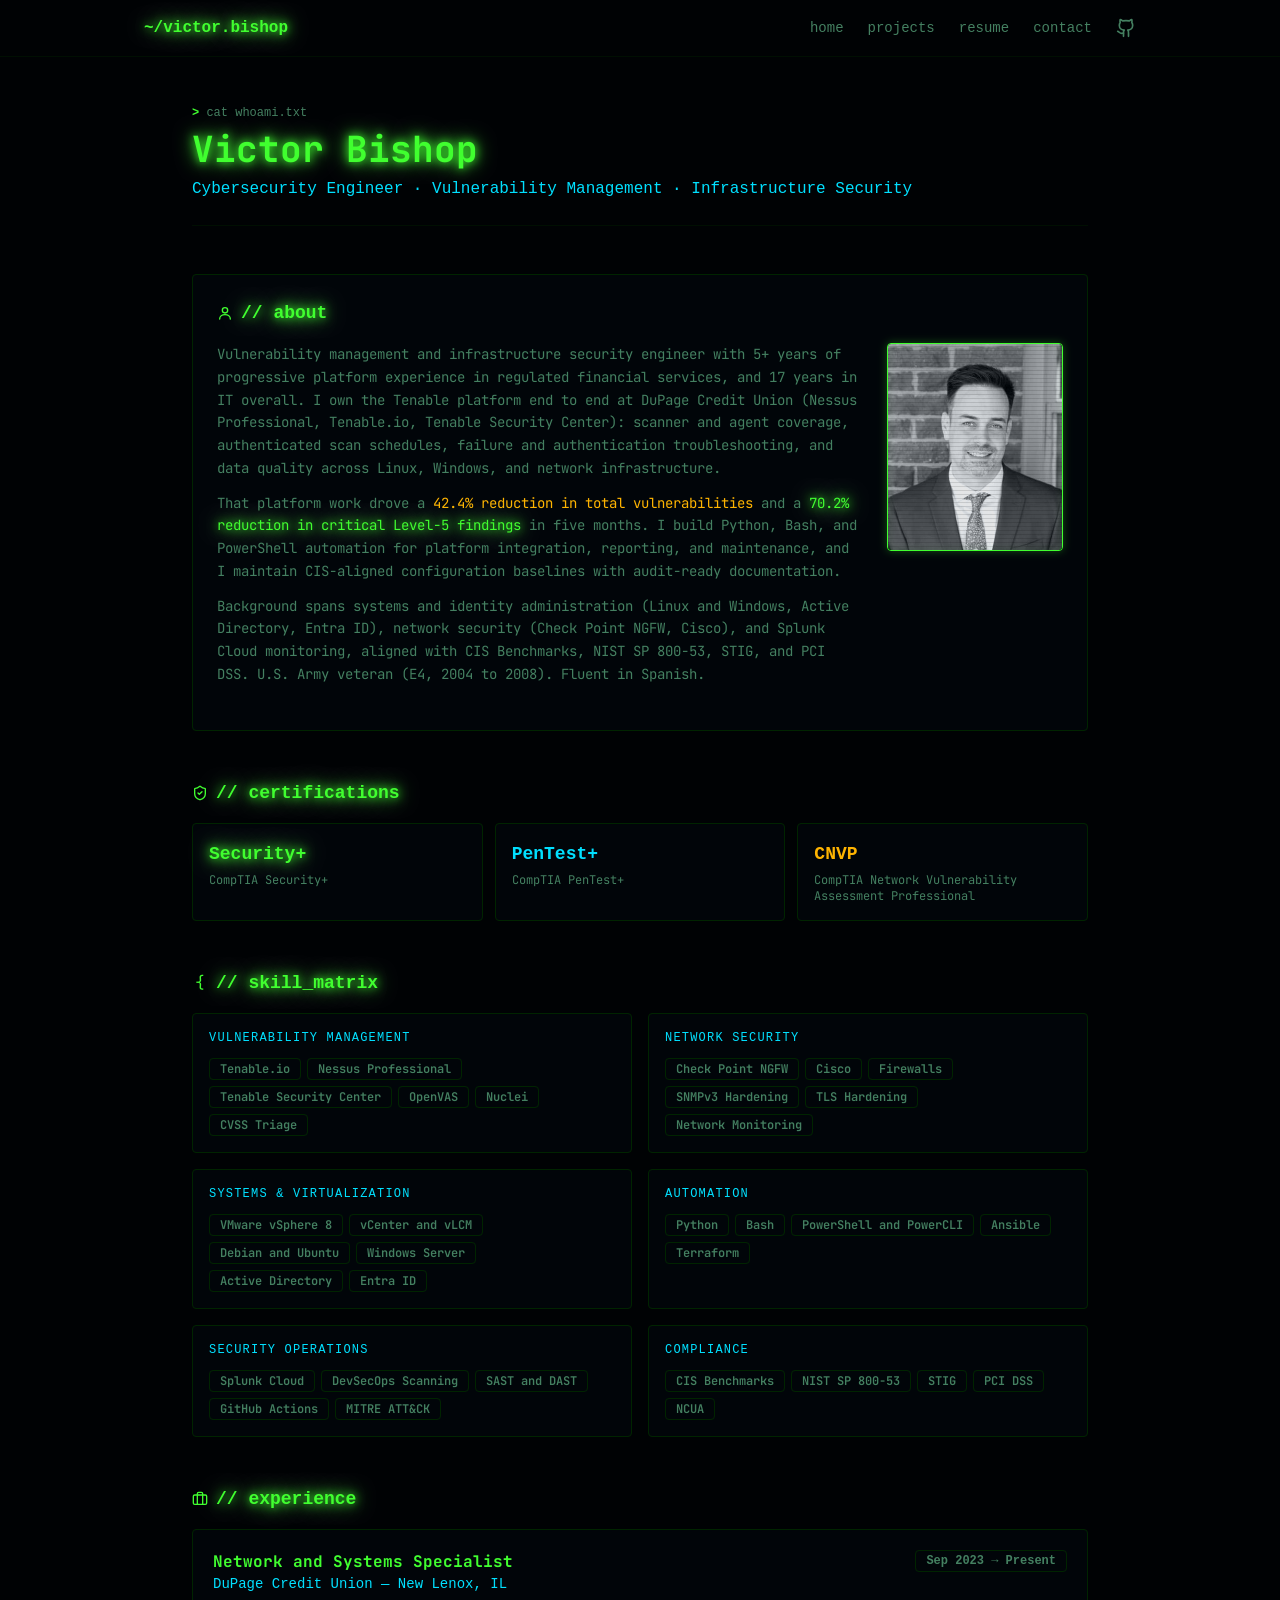
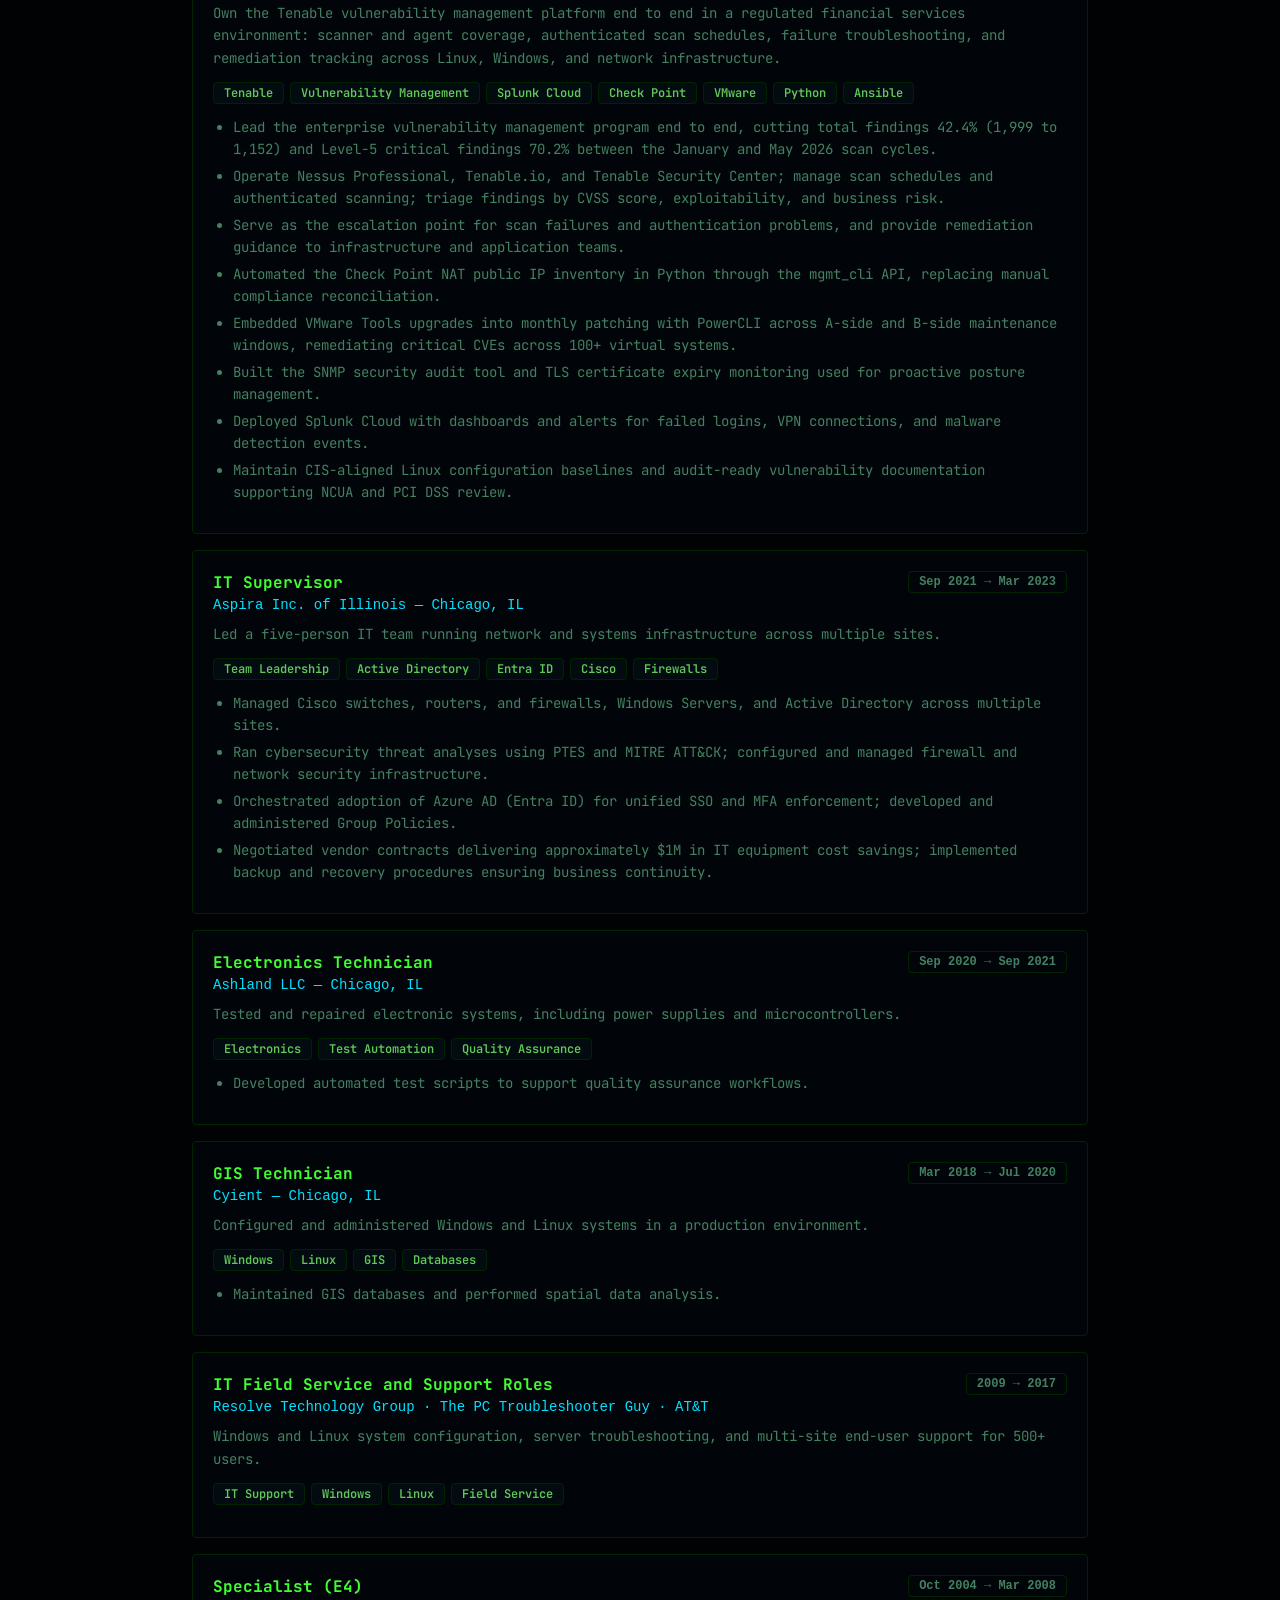
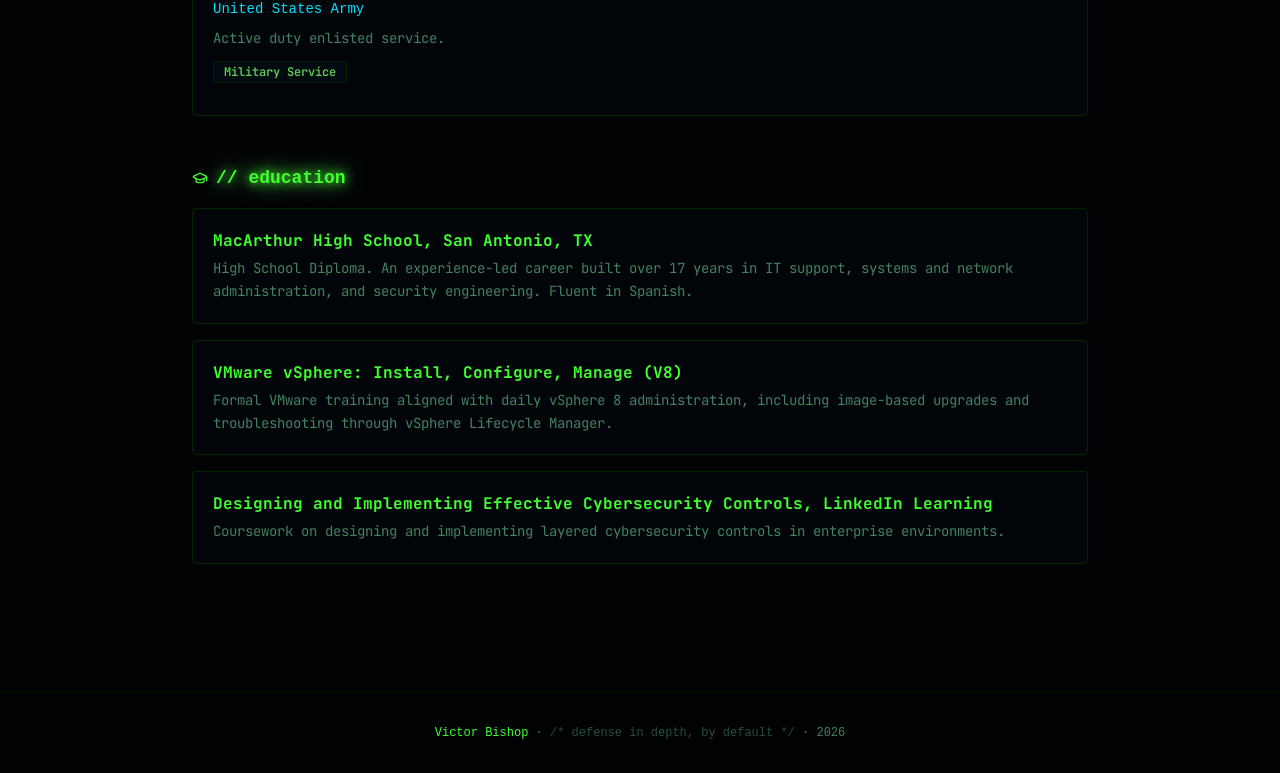
<file: resume.html>
<!DOCTYPE html>
<html lang="en" class="dark">
<head>
<meta charset="utf-8" />
<meta name="viewport" content="width=device-width, initial-scale=1" />
<title>Resume | Victor Bishop</title>
<meta name="description" content="Victor Bishop is a cybersecurity engineer in New Lenox, IL focused on vulnerability management, infrastructure security, and automation." />
<link rel="icon" type="image/svg+xml" href="/favicon.svg" />
<link rel="stylesheet" href="/assets/site.css" />
<style>
.px-2\.5{padding-left:.625rem;padding-right:.625rem}
.py-4{padding-top:1rem;padding-bottom:1rem}
.hover\:neon-text:hover{color:var(--neon-green);text-shadow:0 0 10px var(--neon-green),0 0 20px var(--neon-green)}
.hover\:bg-secondary\/80:hover{background-color:color-mix(in oklch,var(--secondary) 80%,transparent)}
.prose-sm{font-size:.875rem}
@media (min-width:768px){.md\:prose-base{font-size:1rem}}
.prose h2{font-size:1.3em;font-weight:700;color:var(--foreground);margin:1.3em 0 .5em}
.prose p{margin:.7em 0;line-height:1.7}
.prose ul{list-style:disc;padding-left:1.4em;margin:.7em 0}
.prose li{margin:.3em 0;line-height:1.6}
.prose strong{color:var(--foreground)}
</style>
</head>
<body class="min-h-screen">
<header class="border-b border-border/40">
<div class="max-w-5xl mx-auto px-4 py-4 flex items-center justify-between">
<a href="/" class="font-mono font-bold neon-text text-base">~/victor.bishop</a>
<nav class="flex items-center gap-6 font-mono text-sm text-muted-foreground">
<a href="/" class="hover:text-neon-cyan transition-colors">home</a>
<a href="/projects" class="hover:text-neon-cyan transition-colors">projects</a>
<a href="/resume" class="hover:text-neon-cyan transition-colors">resume</a>
<a href="/contact" class="hover:text-neon-cyan transition-colors">contact</a>
<a href="https://github.com/Heretic312" target="_blank" rel="noopener noreferrer" class="hover:text-primary transition-colors" aria-label="GitHub"><svg xmlns="http://www.w3.org/2000/svg" viewBox="0 0 24 24" fill="none" stroke="currentColor" stroke-width="2" stroke-linecap="round" stroke-linejoin="round" class="w-5 h-5"><path d="M15 22v-4a4.8 4.8 0 0 0-1-3.5c3 0 6-2 6-5.5.08-1.25-.27-2.48-1-3.5.28-1.15.28-2.35 0-3.5 0 0-1 0-3 1.5-2.64-.5-5.36-.5-8 0C6 2 5 2 5 2c-.3 1.15-.3 2.35 0 3.5A5.403 5.403 0 0 0 4 9c0 3.5 3 5.5 6 5.5-.39.49-.68 1.05-.85 1.65-.17.6-.22 1.23-.15 1.85v4"/><path d="M9 18c-4.51 2-5-2-7-2"/></svg></a>
</nav>
</div>
</header>
<main>

<div class="min-h-screen px-4 py-12">
<div class="max-w-4xl mx-auto space-y-12">
<div class="space-y-2">
<p class="font-mono text-xs text-muted-foreground prompt">cat whoami.txt</p>
<h1 class="text-4xl font-bold neon-text">Victor Bishop</h1>
<p class="text-neon-cyan font-mono">Cybersecurity Engineer · Vulnerability Management · Infrastructure Security</p>
<hr class="mt-6 opacity-40" />
</div>
<section class="terminal-card rounded p-6">
<div class="flex items-center gap-2 mb-4"><svg xmlns="http://www.w3.org/2000/svg" viewBox="0 0 24 24" fill="none" stroke="currentColor" stroke-width="2" stroke-linecap="round" stroke-linejoin="round" class="w-4 h-4 text-neon-green"><circle cx="12" cy="8" r="4"/><path d="M4 21c0-4 3.6-6.5 8-6.5s8 2.5 8 6.5"/></svg><h2 class="font-bold text-lg neon-text font-mono">// about</h2></div>
<div class="flex flex-col md:flex-row gap-6">
<div class="flex-1 space-y-3 text-muted-foreground leading-relaxed text-sm">
<p>Vulnerability management and infrastructure security engineer with 5+ years of progressive platform experience in regulated financial services, and 17 years in IT overall. I own the Tenable platform end to end at DuPage Credit Union (Nessus Professional, Tenable.io, Tenable Security Center): scanner and agent coverage, authenticated scan schedules, failure and authentication troubleshooting, and data quality across Linux, Windows, and network infrastructure.</p>
<p>That platform work drove a <span class="text-neon-amber">42.4% reduction in total vulnerabilities</span> and a <span class="neon-text">70.2% reduction in critical Level-5 findings</span> in five months. I build Python, Bash, and PowerShell automation for platform integration, reporting, and maintenance, and I maintain CIS-aligned configuration baselines with audit-ready documentation.</p>
<p>Background spans systems and identity administration (Linux and Windows, Active Directory, Entra ID), network security (Check Point NGFW, Cisco), and Splunk Cloud monitoring, aligned with CIS Benchmarks, NIST SP 800-53, STIG, and PCI DSS. U.S. Army veteran (E4, 2004 to 2008). Fluent in Spanish.</p>
<div class="pt-2"></div>
</div>
<div class="shrink-0"><div class="relative w-44 h-52 rounded neon-border overflow-hidden">
<img src="[data-uri]" alt="Victor Bishop" class="w-full h-full object-cover opacity-90 mix-blend-luminosity" style="filter: sepia(20%) hue-rotate(100deg) saturate(60%)" />
<div class="absolute inset-0 pointer-events-none" style="background-image: repeating-linear-gradient(0deg, transparent, transparent 3px, oklch(0 0 0 / 0.12) 3px, oklch(0 0 0 / 0.12) 4px)"></div>
</div></div>
</div>
</section>
<section>
<div class="flex items-center gap-2 mb-4"><svg xmlns="http://www.w3.org/2000/svg" viewBox="0 0 24 24" fill="none" stroke="currentColor" stroke-width="2" stroke-linecap="round" stroke-linejoin="round" class="w-4 h-4 text-neon-green"><path d="M20 13c0 5-3.5 7.5-7.66 8.95a1 1 0 0 1-.67-.01C7.5 20.5 4 18 4 13V6a1 1 0 0 1 1-1c2 0 4.5-1.2 6.24-2.72a1.17 1.17 0 0 1 1.52 0C14.51 3.81 17 5 19 5a1 1 0 0 1 1 1z"/><path d="m9 12 2 2 4-4"/></svg><h2 class="font-bold text-lg neon-text font-mono">// certifications</h2></div>
<div class="grid grid-cols-2 md:grid-cols-3 gap-3"><div class="terminal-card rounded p-4"><p class="font-bold text-lg font-mono neon-text">Security+</p><p class="text-xs text-muted-foreground mt-1">CompTIA Security+</p></div><div class="terminal-card rounded p-4"><p class="font-bold text-lg font-mono text-neon-cyan">PenTest+</p><p class="text-xs text-muted-foreground mt-1">CompTIA PenTest+</p></div><div class="terminal-card rounded p-4"><p class="font-bold text-lg font-mono text-neon-amber">CNVP</p><p class="text-xs text-muted-foreground mt-1">CompTIA Network Vulnerability Assessment Professional</p></div></div>
</section>
<section>
<div class="flex items-center gap-2 mb-4"><div class="w-4 h-4 text-neon-green flex items-center justify-center">{</div><h2 class="font-bold text-lg neon-text font-mono">// skill_matrix</h2></div>
<div class="grid grid-cols-1 md:grid-cols-2 gap-4"><div class="terminal-card rounded p-4"><p class="text-xs text-neon-cyan font-mono mb-3 uppercase tracking-widest">Vulnerability Management</p><div class="flex flex-wrap gap-1.5"><span class="inline-flex items-center rounded-md border px-2.5 py-0.5 text-xs font-semibold transition-colors text-xs border-border text-muted-foreground hover:border-neon-green hover:text-neon-green transition-colors cursor-default">Tenable.io</span><span class="inline-flex items-center rounded-md border px-2.5 py-0.5 text-xs font-semibold transition-colors text-xs border-border text-muted-foreground hover:border-neon-green hover:text-neon-green transition-colors cursor-default">Nessus Professional</span><span class="inline-flex items-center rounded-md border px-2.5 py-0.5 text-xs font-semibold transition-colors text-xs border-border text-muted-foreground hover:border-neon-green hover:text-neon-green transition-colors cursor-default">Tenable Security Center</span><span class="inline-flex items-center rounded-md border px-2.5 py-0.5 text-xs font-semibold transition-colors text-xs border-border text-muted-foreground hover:border-neon-green hover:text-neon-green transition-colors cursor-default">OpenVAS</span><span class="inline-flex items-center rounded-md border px-2.5 py-0.5 text-xs font-semibold transition-colors text-xs border-border text-muted-foreground hover:border-neon-green hover:text-neon-green transition-colors cursor-default">Nuclei</span><span class="inline-flex items-center rounded-md border px-2.5 py-0.5 text-xs font-semibold transition-colors text-xs border-border text-muted-foreground hover:border-neon-green hover:text-neon-green transition-colors cursor-default">CVSS Triage</span></div></div><div class="terminal-card rounded p-4"><p class="text-xs text-neon-cyan font-mono mb-3 uppercase tracking-widest">Network Security</p><div class="flex flex-wrap gap-1.5"><span class="inline-flex items-center rounded-md border px-2.5 py-0.5 text-xs font-semibold transition-colors text-xs border-border text-muted-foreground hover:border-neon-green hover:text-neon-green transition-colors cursor-default">Check Point NGFW</span><span class="inline-flex items-center rounded-md border px-2.5 py-0.5 text-xs font-semibold transition-colors text-xs border-border text-muted-foreground hover:border-neon-green hover:text-neon-green transition-colors cursor-default">Cisco</span><span class="inline-flex items-center rounded-md border px-2.5 py-0.5 text-xs font-semibold transition-colors text-xs border-border text-muted-foreground hover:border-neon-green hover:text-neon-green transition-colors cursor-default">Firewalls</span><span class="inline-flex items-center rounded-md border px-2.5 py-0.5 text-xs font-semibold transition-colors text-xs border-border text-muted-foreground hover:border-neon-green hover:text-neon-green transition-colors cursor-default">SNMPv3 Hardening</span><span class="inline-flex items-center rounded-md border px-2.5 py-0.5 text-xs font-semibold transition-colors text-xs border-border text-muted-foreground hover:border-neon-green hover:text-neon-green transition-colors cursor-default">TLS Hardening</span><span class="inline-flex items-center rounded-md border px-2.5 py-0.5 text-xs font-semibold transition-colors text-xs border-border text-muted-foreground hover:border-neon-green hover:text-neon-green transition-colors cursor-default">Network Monitoring</span></div></div><div class="terminal-card rounded p-4"><p class="text-xs text-neon-cyan font-mono mb-3 uppercase tracking-widest">Systems & Virtualization</p><div class="flex flex-wrap gap-1.5"><span class="inline-flex items-center rounded-md border px-2.5 py-0.5 text-xs font-semibold transition-colors text-xs border-border text-muted-foreground hover:border-neon-green hover:text-neon-green transition-colors cursor-default">VMware vSphere 8</span><span class="inline-flex items-center rounded-md border px-2.5 py-0.5 text-xs font-semibold transition-colors text-xs border-border text-muted-foreground hover:border-neon-green hover:text-neon-green transition-colors cursor-default">vCenter and vLCM</span><span class="inline-flex items-center rounded-md border px-2.5 py-0.5 text-xs font-semibold transition-colors text-xs border-border text-muted-foreground hover:border-neon-green hover:text-neon-green transition-colors cursor-default">Debian and Ubuntu</span><span class="inline-flex items-center rounded-md border px-2.5 py-0.5 text-xs font-semibold transition-colors text-xs border-border text-muted-foreground hover:border-neon-green hover:text-neon-green transition-colors cursor-default">Windows Server</span><span class="inline-flex items-center rounded-md border px-2.5 py-0.5 text-xs font-semibold transition-colors text-xs border-border text-muted-foreground hover:border-neon-green hover:text-neon-green transition-colors cursor-default">Active Directory</span><span class="inline-flex items-center rounded-md border px-2.5 py-0.5 text-xs font-semibold transition-colors text-xs border-border text-muted-foreground hover:border-neon-green hover:text-neon-green transition-colors cursor-default">Entra ID</span></div></div><div class="terminal-card rounded p-4"><p class="text-xs text-neon-cyan font-mono mb-3 uppercase tracking-widest">Automation</p><div class="flex flex-wrap gap-1.5"><span class="inline-flex items-center rounded-md border px-2.5 py-0.5 text-xs font-semibold transition-colors text-xs border-border text-muted-foreground hover:border-neon-green hover:text-neon-green transition-colors cursor-default">Python</span><span class="inline-flex items-center rounded-md border px-2.5 py-0.5 text-xs font-semibold transition-colors text-xs border-border text-muted-foreground hover:border-neon-green hover:text-neon-green transition-colors cursor-default">Bash</span><span class="inline-flex items-center rounded-md border px-2.5 py-0.5 text-xs font-semibold transition-colors text-xs border-border text-muted-foreground hover:border-neon-green hover:text-neon-green transition-colors cursor-default">PowerShell and PowerCLI</span><span class="inline-flex items-center rounded-md border px-2.5 py-0.5 text-xs font-semibold transition-colors text-xs border-border text-muted-foreground hover:border-neon-green hover:text-neon-green transition-colors cursor-default">Ansible</span><span class="inline-flex items-center rounded-md border px-2.5 py-0.5 text-xs font-semibold transition-colors text-xs border-border text-muted-foreground hover:border-neon-green hover:text-neon-green transition-colors cursor-default">Terraform</span></div></div><div class="terminal-card rounded p-4"><p class="text-xs text-neon-cyan font-mono mb-3 uppercase tracking-widest">Security Operations</p><div class="flex flex-wrap gap-1.5"><span class="inline-flex items-center rounded-md border px-2.5 py-0.5 text-xs font-semibold transition-colors text-xs border-border text-muted-foreground hover:border-neon-green hover:text-neon-green transition-colors cursor-default">Splunk Cloud</span><span class="inline-flex items-center rounded-md border px-2.5 py-0.5 text-xs font-semibold transition-colors text-xs border-border text-muted-foreground hover:border-neon-green hover:text-neon-green transition-colors cursor-default">DevSecOps Scanning</span><span class="inline-flex items-center rounded-md border px-2.5 py-0.5 text-xs font-semibold transition-colors text-xs border-border text-muted-foreground hover:border-neon-green hover:text-neon-green transition-colors cursor-default">SAST and DAST</span><span class="inline-flex items-center rounded-md border px-2.5 py-0.5 text-xs font-semibold transition-colors text-xs border-border text-muted-foreground hover:border-neon-green hover:text-neon-green transition-colors cursor-default">GitHub Actions</span><span class="inline-flex items-center rounded-md border px-2.5 py-0.5 text-xs font-semibold transition-colors text-xs border-border text-muted-foreground hover:border-neon-green hover:text-neon-green transition-colors cursor-default">MITRE ATT&CK</span></div></div><div class="terminal-card rounded p-4"><p class="text-xs text-neon-cyan font-mono mb-3 uppercase tracking-widest">Compliance</p><div class="flex flex-wrap gap-1.5"><span class="inline-flex items-center rounded-md border px-2.5 py-0.5 text-xs font-semibold transition-colors text-xs border-border text-muted-foreground hover:border-neon-green hover:text-neon-green transition-colors cursor-default">CIS Benchmarks</span><span class="inline-flex items-center rounded-md border px-2.5 py-0.5 text-xs font-semibold transition-colors text-xs border-border text-muted-foreground hover:border-neon-green hover:text-neon-green transition-colors cursor-default">NIST SP 800-53</span><span class="inline-flex items-center rounded-md border px-2.5 py-0.5 text-xs font-semibold transition-colors text-xs border-border text-muted-foreground hover:border-neon-green hover:text-neon-green transition-colors cursor-default">STIG</span><span class="inline-flex items-center rounded-md border px-2.5 py-0.5 text-xs font-semibold transition-colors text-xs border-border text-muted-foreground hover:border-neon-green hover:text-neon-green transition-colors cursor-default">PCI DSS</span><span class="inline-flex items-center rounded-md border px-2.5 py-0.5 text-xs font-semibold transition-colors text-xs border-border text-muted-foreground hover:border-neon-green hover:text-neon-green transition-colors cursor-default">NCUA</span></div></div></div>
</section>
<section class="space-y-4">
<div class="flex items-center gap-2"><svg xmlns="http://www.w3.org/2000/svg" viewBox="0 0 24 24" fill="none" stroke="currentColor" stroke-width="2" stroke-linecap="round" stroke-linejoin="round" class="w-4 h-4 text-neon-green"><path d="M16 20V4a2 2 0 0 0-2-2h-4a2 2 0 0 0-2 2v16"/><rect width="20" height="14" x="2" y="6" rx="2"/></svg><h2 class="font-bold text-lg neon-text font-mono">// experience</h2></div>
<div class="terminal-card rounded p-5"><div class="flex flex-wrap justify-between items-start gap-2 mb-2"><div><h3 class="font-bold text-base text-primary">Network and Systems Specialist</h3><p class="text-sm text-neon-cyan font-mono">DuPage Credit Union — New Lenox, IL</p></div><span class="inline-flex items-center rounded-md border px-2.5 py-0.5 text-xs font-semibold transition-colors text-xs border-border text-muted-foreground font-mono shrink-0">Sep 2023 → Present</span></div><p class="text-sm text-muted-foreground mb-3 leading-relaxed">Own the Tenable vulnerability management platform end to end in a regulated financial services environment: scanner and agent coverage, authenticated scan schedules, failure troubleshooting, and remediation tracking across Linux, Windows, and network infrastructure.</p><div class="flex flex-wrap gap-1.5 mb-3"><span class="inline-flex items-center rounded-md border px-2.5 py-0.5 text-xs font-semibold transition-colors bg-secondary text-secondary-foreground hover:bg-secondary/80">Tenable</span><span class="inline-flex items-center rounded-md border px-2.5 py-0.5 text-xs font-semibold transition-colors bg-secondary text-secondary-foreground hover:bg-secondary/80">Vulnerability Management</span><span class="inline-flex items-center rounded-md border px-2.5 py-0.5 text-xs font-semibold transition-colors bg-secondary text-secondary-foreground hover:bg-secondary/80">Splunk Cloud</span><span class="inline-flex items-center rounded-md border px-2.5 py-0.5 text-xs font-semibold transition-colors bg-secondary text-secondary-foreground hover:bg-secondary/80">Check Point</span><span class="inline-flex items-center rounded-md border px-2.5 py-0.5 text-xs font-semibold transition-colors bg-secondary text-secondary-foreground hover:bg-secondary/80">VMware</span><span class="inline-flex items-center rounded-md border px-2.5 py-0.5 text-xs font-semibold transition-colors bg-secondary text-secondary-foreground hover:bg-secondary/80">Python</span><span class="inline-flex items-center rounded-md border px-2.5 py-0.5 text-xs font-semibold transition-colors bg-secondary text-secondary-foreground hover:bg-secondary/80">Ansible</span></div><div class="mt-3 prose prose-sm max-w-none text-muted-foreground"><ul><li>Lead the enterprise vulnerability management program end to end, cutting total findings 42.4% (1,999 to 1,152) and Level-5 critical findings 70.2% between the January and May 2026 scan cycles.</li><li>Operate Nessus Professional, Tenable.io, and Tenable Security Center; manage scan schedules and authenticated scanning; triage findings by CVSS score, exploitability, and business risk.</li><li>Serve as the escalation point for scan failures and authentication problems, and provide remediation guidance to infrastructure and application teams.</li><li>Automated the Check Point NAT public IP inventory in Python through the mgmt_cli API, replacing manual compliance reconciliation.</li><li>Embedded VMware Tools upgrades into monthly patching with PowerCLI across A-side and B-side maintenance windows, remediating critical CVEs across 100+ virtual systems.</li><li>Built the SNMP security audit tool and TLS certificate expiry monitoring used for proactive posture management.</li><li>Deployed Splunk Cloud with dashboards and alerts for failed logins, VPN connections, and malware detection events.</li><li>Maintain CIS-aligned Linux configuration baselines and audit-ready vulnerability documentation supporting NCUA and PCI DSS review.</li></ul></div></div><div class="terminal-card rounded p-5"><div class="flex flex-wrap justify-between items-start gap-2 mb-2"><div><h3 class="font-bold text-base text-primary">IT Supervisor</h3><p class="text-sm text-neon-cyan font-mono">Aspira Inc. of Illinois — Chicago, IL</p></div><span class="inline-flex items-center rounded-md border px-2.5 py-0.5 text-xs font-semibold transition-colors text-xs border-border text-muted-foreground font-mono shrink-0">Sep 2021 → Mar 2023</span></div><p class="text-sm text-muted-foreground mb-3 leading-relaxed">Led a five-person IT team running network and systems infrastructure across multiple sites.</p><div class="flex flex-wrap gap-1.5 mb-3"><span class="inline-flex items-center rounded-md border px-2.5 py-0.5 text-xs font-semibold transition-colors bg-secondary text-secondary-foreground hover:bg-secondary/80">Team Leadership</span><span class="inline-flex items-center rounded-md border px-2.5 py-0.5 text-xs font-semibold transition-colors bg-secondary text-secondary-foreground hover:bg-secondary/80">Active Directory</span><span class="inline-flex items-center rounded-md border px-2.5 py-0.5 text-xs font-semibold transition-colors bg-secondary text-secondary-foreground hover:bg-secondary/80">Entra ID</span><span class="inline-flex items-center rounded-md border px-2.5 py-0.5 text-xs font-semibold transition-colors bg-secondary text-secondary-foreground hover:bg-secondary/80">Cisco</span><span class="inline-flex items-center rounded-md border px-2.5 py-0.5 text-xs font-semibold transition-colors bg-secondary text-secondary-foreground hover:bg-secondary/80">Firewalls</span></div><div class="mt-3 prose prose-sm max-w-none text-muted-foreground"><ul><li>Managed Cisco switches, routers, and firewalls, Windows Servers, and Active Directory across multiple sites.</li><li>Ran cybersecurity threat analyses using PTES and MITRE ATT&CK; configured and managed firewall and network security infrastructure.</li><li>Orchestrated adoption of Azure AD (Entra ID) for unified SSO and MFA enforcement; developed and administered Group Policies.</li><li>Negotiated vendor contracts delivering approximately $1M in IT equipment cost savings; implemented backup and recovery procedures ensuring business continuity.</li></ul></div></div><div class="terminal-card rounded p-5"><div class="flex flex-wrap justify-between items-start gap-2 mb-2"><div><h3 class="font-bold text-base text-primary">Electronics Technician</h3><p class="text-sm text-neon-cyan font-mono">Ashland LLC — Chicago, IL</p></div><span class="inline-flex items-center rounded-md border px-2.5 py-0.5 text-xs font-semibold transition-colors text-xs border-border text-muted-foreground font-mono shrink-0">Sep 2020 → Sep 2021</span></div><p class="text-sm text-muted-foreground mb-3 leading-relaxed">Tested and repaired electronic systems, including power supplies and microcontrollers.</p><div class="flex flex-wrap gap-1.5 mb-3"><span class="inline-flex items-center rounded-md border px-2.5 py-0.5 text-xs font-semibold transition-colors bg-secondary text-secondary-foreground hover:bg-secondary/80">Electronics</span><span class="inline-flex items-center rounded-md border px-2.5 py-0.5 text-xs font-semibold transition-colors bg-secondary text-secondary-foreground hover:bg-secondary/80">Test Automation</span><span class="inline-flex items-center rounded-md border px-2.5 py-0.5 text-xs font-semibold transition-colors bg-secondary text-secondary-foreground hover:bg-secondary/80">Quality Assurance</span></div><div class="mt-3 prose prose-sm max-w-none text-muted-foreground"><ul><li>Developed automated test scripts to support quality assurance workflows.</li></ul></div></div><div class="terminal-card rounded p-5"><div class="flex flex-wrap justify-between items-start gap-2 mb-2"><div><h3 class="font-bold text-base text-primary">GIS Technician</h3><p class="text-sm text-neon-cyan font-mono">Cyient — Chicago, IL</p></div><span class="inline-flex items-center rounded-md border px-2.5 py-0.5 text-xs font-semibold transition-colors text-xs border-border text-muted-foreground font-mono shrink-0">Mar 2018 → Jul 2020</span></div><p class="text-sm text-muted-foreground mb-3 leading-relaxed">Configured and administered Windows and Linux systems in a production environment.</p><div class="flex flex-wrap gap-1.5 mb-3"><span class="inline-flex items-center rounded-md border px-2.5 py-0.5 text-xs font-semibold transition-colors bg-secondary text-secondary-foreground hover:bg-secondary/80">Windows</span><span class="inline-flex items-center rounded-md border px-2.5 py-0.5 text-xs font-semibold transition-colors bg-secondary text-secondary-foreground hover:bg-secondary/80">Linux</span><span class="inline-flex items-center rounded-md border px-2.5 py-0.5 text-xs font-semibold transition-colors bg-secondary text-secondary-foreground hover:bg-secondary/80">GIS</span><span class="inline-flex items-center rounded-md border px-2.5 py-0.5 text-xs font-semibold transition-colors bg-secondary text-secondary-foreground hover:bg-secondary/80">Databases</span></div><div class="mt-3 prose prose-sm max-w-none text-muted-foreground"><ul><li>Maintained GIS databases and performed spatial data analysis.</li></ul></div></div><div class="terminal-card rounded p-5"><div class="flex flex-wrap justify-between items-start gap-2 mb-2"><div><h3 class="font-bold text-base text-primary">IT Field Service and Support Roles</h3><p class="text-sm text-neon-cyan font-mono">Resolve Technology Group · The PC Troubleshooter Guy · AT&T</p></div><span class="inline-flex items-center rounded-md border px-2.5 py-0.5 text-xs font-semibold transition-colors text-xs border-border text-muted-foreground font-mono shrink-0">2009 → 2017</span></div><p class="text-sm text-muted-foreground mb-3 leading-relaxed">Windows and Linux system configuration, server troubleshooting, and multi-site end-user support for 500+ users.</p><div class="flex flex-wrap gap-1.5 mb-3"><span class="inline-flex items-center rounded-md border px-2.5 py-0.5 text-xs font-semibold transition-colors bg-secondary text-secondary-foreground hover:bg-secondary/80">IT Support</span><span class="inline-flex items-center rounded-md border px-2.5 py-0.5 text-xs font-semibold transition-colors bg-secondary text-secondary-foreground hover:bg-secondary/80">Windows</span><span class="inline-flex items-center rounded-md border px-2.5 py-0.5 text-xs font-semibold transition-colors bg-secondary text-secondary-foreground hover:bg-secondary/80">Linux</span><span class="inline-flex items-center rounded-md border px-2.5 py-0.5 text-xs font-semibold transition-colors bg-secondary text-secondary-foreground hover:bg-secondary/80">Field Service</span></div></div><div class="terminal-card rounded p-5"><div class="flex flex-wrap justify-between items-start gap-2 mb-2"><div><h3 class="font-bold text-base text-primary">Specialist (E4)</h3><p class="text-sm text-neon-cyan font-mono">United States Army</p></div><span class="inline-flex items-center rounded-md border px-2.5 py-0.5 text-xs font-semibold transition-colors text-xs border-border text-muted-foreground font-mono shrink-0">Oct 2004 → Mar 2008</span></div><p class="text-sm text-muted-foreground mb-3 leading-relaxed">Active duty enlisted service.</p><div class="flex flex-wrap gap-1.5 mb-3"><span class="inline-flex items-center rounded-md border px-2.5 py-0.5 text-xs font-semibold transition-colors bg-secondary text-secondary-foreground hover:bg-secondary/80">Military Service</span></div></div>
</section>
<section class="space-y-4">
<div class="flex items-center gap-2"><svg xmlns="http://www.w3.org/2000/svg" viewBox="0 0 24 24" fill="none" stroke="currentColor" stroke-width="2" stroke-linecap="round" stroke-linejoin="round" class="w-4 h-4 text-neon-green"><path d="M21.42 10.922a1 1 0 0 0-.019-1.838L12.83 5.18a2 2 0 0 0-1.66 0L2.6 9.08a1 1 0 0 0 0 1.832l8.57 3.908a2 2 0 0 0 1.66 0z"/><path d="M22 10v6"/><path d="M6 12.5V16a6 3 0 0 0 12 0v-3.5"/></svg><h2 class="font-bold text-lg neon-text font-mono">// education</h2></div>
<div class="terminal-card rounded p-5"><h3 class="font-bold text-base text-primary mb-1">MacArthur High School, San Antonio, TX</h3><p class="text-sm text-muted-foreground leading-relaxed">High School Diploma. An experience-led career built over 17 years in IT support, systems and network administration, and security engineering. Fluent in Spanish.</p></div><div class="terminal-card rounded p-5"><h3 class="font-bold text-base text-primary mb-1">VMware vSphere: Install, Configure, Manage (V8)</h3><p class="text-sm text-muted-foreground leading-relaxed">Formal VMware training aligned with daily vSphere 8 administration, including image-based upgrades and troubleshooting through vSphere Lifecycle Manager.</p></div><div class="terminal-card rounded p-5"><h3 class="font-bold text-base text-primary mb-1">Designing and Implementing Effective Cybersecurity Controls, LinkedIn Learning</h3><p class="text-sm text-muted-foreground leading-relaxed">Coursework on designing and implementing layered cybersecurity controls in enterprise environments.</p></div>
</section>
</div>
</div>
</main>
<footer class="border-t border-border/40 mt-20 py-8 text-center text-xs text-muted-foreground font-mono">
<p><span class="text-neon-green">Victor Bishop</span> · <span class="opacity-60">/* defense in depth, by default */</span> · 2026</p>
</footer>
</body>
</html>
</file>
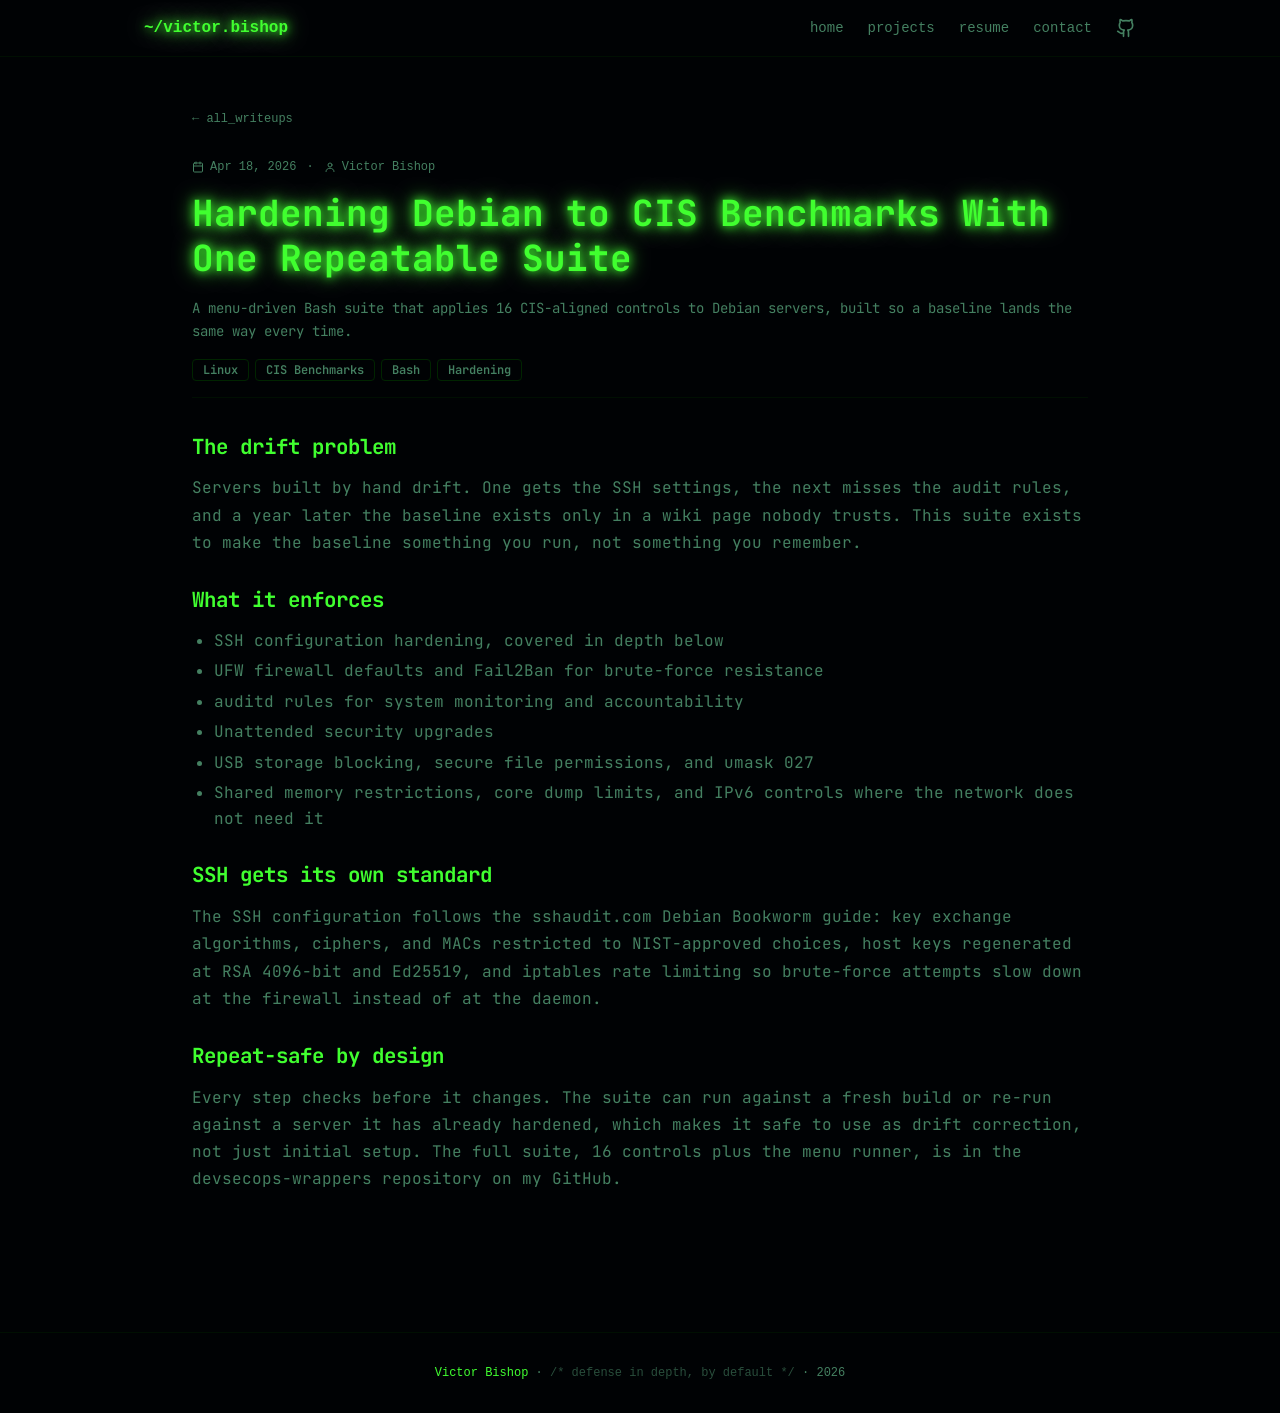
<file: blog/debian-hardening-suite.html>
<!DOCTYPE html>
<html lang="en" class="dark">
<head>
<meta charset="utf-8" />
<meta name="viewport" content="width=device-width, initial-scale=1" />
<title>Hardening Debian to CIS Benchmarks With One Repeatable Suite | Victor Bishop</title>
<meta name="description" content="A menu-driven Bash suite that applies 16 CIS-aligned controls to Debian servers, built so a baseline lands the same way every time." />
<link rel="icon" type="image/svg+xml" href="/favicon.svg" />
<link rel="stylesheet" href="/assets/site.css" />
<style>
.px-2\.5{padding-left:.625rem;padding-right:.625rem}
.py-4{padding-top:1rem;padding-bottom:1rem}
.hover\:neon-text:hover{color:var(--neon-green);text-shadow:0 0 10px var(--neon-green),0 0 20px var(--neon-green)}
.hover\:bg-secondary\/80:hover{background-color:color-mix(in oklch,var(--secondary) 80%,transparent)}
.prose-sm{font-size:.875rem}
@media (min-width:768px){.md\:prose-base{font-size:1rem}}
.prose h2{font-size:1.3em;font-weight:700;color:var(--foreground);margin:1.3em 0 .5em}
.prose p{margin:.7em 0;line-height:1.7}
.prose ul{list-style:disc;padding-left:1.4em;margin:.7em 0}
.prose li{margin:.3em 0;line-height:1.6}
.prose strong{color:var(--foreground)}
</style>
</head>
<body class="min-h-screen">
<header class="border-b border-border/40">
<div class="max-w-5xl mx-auto px-4 py-4 flex items-center justify-between">
<a href="/" class="font-mono font-bold neon-text text-base">~/victor.bishop</a>
<nav class="flex items-center gap-6 font-mono text-sm text-muted-foreground">
<a href="/" class="hover:text-neon-cyan transition-colors">home</a>
<a href="/projects" class="hover:text-neon-cyan transition-colors">projects</a>
<a href="/resume" class="hover:text-neon-cyan transition-colors">resume</a>
<a href="/contact" class="hover:text-neon-cyan transition-colors">contact</a>
<a href="https://github.com/Heretic312" target="_blank" rel="noopener noreferrer" class="hover:text-primary transition-colors" aria-label="GitHub"><svg xmlns="http://www.w3.org/2000/svg" viewBox="0 0 24 24" fill="none" stroke="currentColor" stroke-width="2" stroke-linecap="round" stroke-linejoin="round" class="w-5 h-5"><path d="M15 22v-4a4.8 4.8 0 0 0-1-3.5c3 0 6-2 6-5.5.08-1.25-.27-2.48-1-3.5.28-1.15.28-2.35 0-3.5 0 0-1 0-3 1.5-2.64-.5-5.36-.5-8 0C6 2 5 2 5 2c-.3 1.15-.3 2.35 0 3.5A5.403 5.403 0 0 0 4 9c0 3.5 3 5.5 6 5.5-.39.49-.68 1.05-.85 1.65-.17.6-.22 1.23-.15 1.85v4"/><path d="M9 18c-4.51 2-5-2-7-2"/></svg></a>
</nav>
</div>
</header>
<main>

<div class="min-h-screen px-4 py-12">
<div class="max-w-4xl mx-auto">
<a href="/" class="inline-flex items-center gap-1.5 text-xs font-mono text-muted-foreground hover:text-neon-cyan transition-colors mb-8">← all_writeups</a>
<div class="flex flex-wrap items-center gap-1.5 text-xs font-mono text-muted-foreground mb-4"><svg xmlns="http://www.w3.org/2000/svg" viewBox="0 0 24 24" fill="none" stroke="currentColor" stroke-width="2" stroke-linecap="round" stroke-linejoin="round" class="" width="12" height="12"><path d="M8 2v4"/><path d="M16 2v4"/><rect width="18" height="18" x="3" y="4" rx="2"/><path d="M3 10h18"/></svg><time>Apr 18, 2026</time><span class="mx-1">·</span><svg xmlns="http://www.w3.org/2000/svg" viewBox="0 0 24 24" fill="none" stroke="currentColor" stroke-width="2" stroke-linecap="round" stroke-linejoin="round" class="" width="12" height="12"><circle cx="12" cy="8" r="4"/><path d="M4 21c0-4 3.6-6.5 8-6.5s8 2.5 8 6.5"/></svg><span>Victor Bishop</span></div>
<h1 class="text-3xl md:text-4xl font-bold neon-text mb-4 leading-tight">Hardening Debian to CIS Benchmarks With One Repeatable Suite</h1>
<p class="text-muted-foreground text-sm leading-relaxed mb-4">A menu-driven Bash suite that applies 16 CIS-aligned controls to Debian servers, built so a baseline lands the same way every time.</p>
<div class="flex flex-wrap gap-1.5 mb-4"><span class="inline-flex items-center rounded-md border px-2.5 py-0.5 text-xs font-semibold transition-colors text-xs border-border text-muted-foreground hover:border-neon-cyan hover:text-neon-cyan transition-colors">Linux</span><span class="inline-flex items-center rounded-md border px-2.5 py-0.5 text-xs font-semibold transition-colors text-xs border-border text-muted-foreground hover:border-neon-cyan hover:text-neon-cyan transition-colors">CIS Benchmarks</span><span class="inline-flex items-center rounded-md border px-2.5 py-0.5 text-xs font-semibold transition-colors text-xs border-border text-muted-foreground hover:border-neon-cyan hover:text-neon-cyan transition-colors">Bash</span><span class="inline-flex items-center rounded-md border px-2.5 py-0.5 text-xs font-semibold transition-colors text-xs border-border text-muted-foreground hover:border-neon-cyan hover:text-neon-cyan transition-colors">Hardening</span></div>
<div class="w-full h-px bg-border/40 mb-8"></div>
<div class="prose prose-sm md:prose-base max-w-none text-muted-foreground leading-relaxed">
<h2>The drift problem</h2>
<p>Servers built by hand drift. One gets the SSH settings, the next misses the audit rules, and a year later the baseline exists only in a wiki page nobody trusts. This suite exists to make the baseline something you run, not something you remember.</p>
<h2>What it enforces</h2>
<ul>
<li>SSH configuration hardening, covered in depth below</li>
<li>UFW firewall defaults and Fail2Ban for brute-force resistance</li>
<li>auditd rules for system monitoring and accountability</li>
<li>Unattended security upgrades</li>
<li>USB storage blocking, secure file permissions, and umask 027</li>
<li>Shared memory restrictions, core dump limits, and IPv6 controls where the network does not need it</li>
</ul>
<h2>SSH gets its own standard</h2>
<p>The SSH configuration follows the sshaudit.com Debian Bookworm guide: key exchange algorithms, ciphers, and MACs restricted to NIST-approved choices, host keys regenerated at RSA 4096-bit and Ed25519, and iptables rate limiting so brute-force attempts slow down at the firewall instead of at the daemon.</p>
<h2>Repeat-safe by design</h2>
<p>Every step checks before it changes. The suite can run against a fresh build or re-run against a server it has already hardened, which makes it safe to use as drift correction, not just initial setup. The full suite, 16 controls plus the menu runner, is in the devsecops-wrappers repository on my GitHub.</p>
</div>
</div>
</div>
</main>
<footer class="border-t border-border/40 mt-20 py-8 text-center text-xs text-muted-foreground font-mono">
<p><span class="text-neon-green">Victor Bishop</span> · <span class="opacity-60">/* defense in depth, by default */</span> · 2026</p>
</footer>
</body>
</html>
</file>
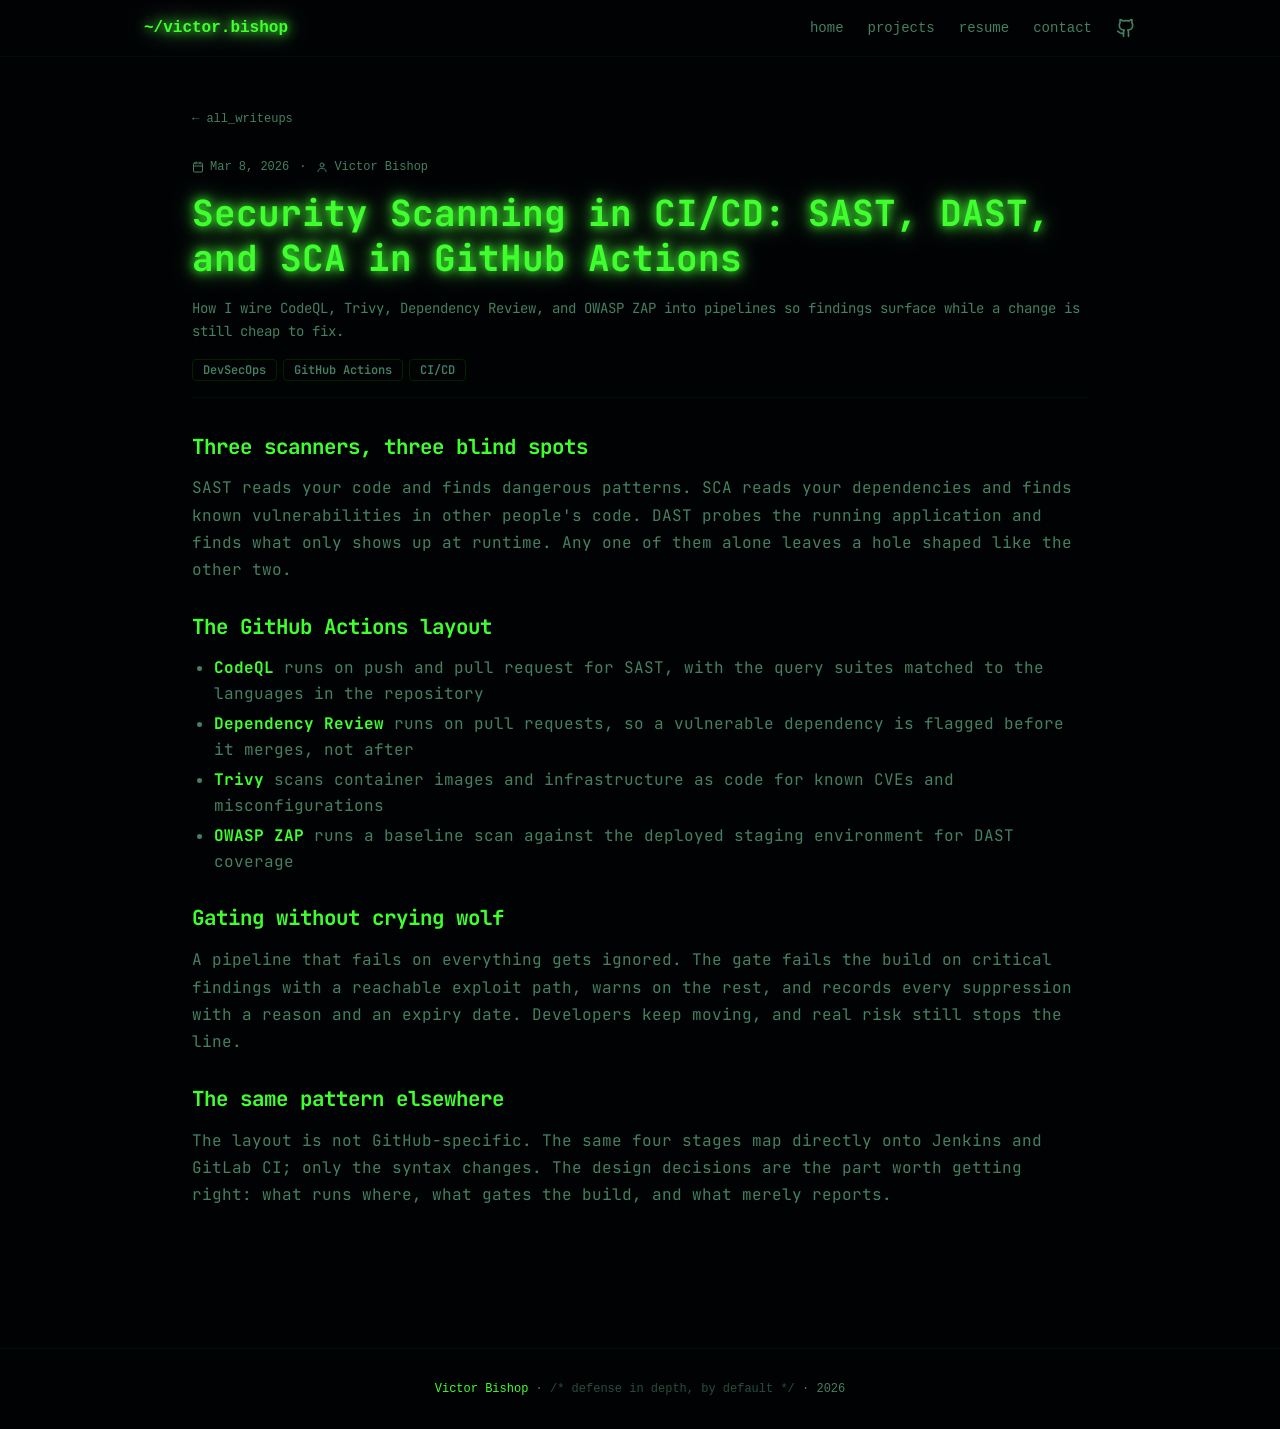
<file: blog/devsecops-scanning-cicd.html>
<!DOCTYPE html>
<html lang="en" class="dark">
<head>
<meta charset="utf-8" />
<meta name="viewport" content="width=device-width, initial-scale=1" />
<title>Security Scanning in CI/CD: SAST, DAST, and SCA in GitHub Actions | Victor Bishop</title>
<meta name="description" content="How I wire CodeQL, Trivy, Dependency Review, and OWASP ZAP into pipelines so findings surface while a change is still cheap to fix." />
<link rel="icon" type="image/svg+xml" href="/favicon.svg" />
<link rel="stylesheet" href="/assets/site.css" />
<style>
.px-2\.5{padding-left:.625rem;padding-right:.625rem}
.py-4{padding-top:1rem;padding-bottom:1rem}
.hover\:neon-text:hover{color:var(--neon-green);text-shadow:0 0 10px var(--neon-green),0 0 20px var(--neon-green)}
.hover\:bg-secondary\/80:hover{background-color:color-mix(in oklch,var(--secondary) 80%,transparent)}
.prose-sm{font-size:.875rem}
@media (min-width:768px){.md\:prose-base{font-size:1rem}}
.prose h2{font-size:1.3em;font-weight:700;color:var(--foreground);margin:1.3em 0 .5em}
.prose p{margin:.7em 0;line-height:1.7}
.prose ul{list-style:disc;padding-left:1.4em;margin:.7em 0}
.prose li{margin:.3em 0;line-height:1.6}
.prose strong{color:var(--foreground)}
</style>
</head>
<body class="min-h-screen">
<header class="border-b border-border/40">
<div class="max-w-5xl mx-auto px-4 py-4 flex items-center justify-between">
<a href="/" class="font-mono font-bold neon-text text-base">~/victor.bishop</a>
<nav class="flex items-center gap-6 font-mono text-sm text-muted-foreground">
<a href="/" class="hover:text-neon-cyan transition-colors">home</a>
<a href="/projects" class="hover:text-neon-cyan transition-colors">projects</a>
<a href="/resume" class="hover:text-neon-cyan transition-colors">resume</a>
<a href="/contact" class="hover:text-neon-cyan transition-colors">contact</a>
<a href="https://github.com/Heretic312" target="_blank" rel="noopener noreferrer" class="hover:text-primary transition-colors" aria-label="GitHub"><svg xmlns="http://www.w3.org/2000/svg" viewBox="0 0 24 24" fill="none" stroke="currentColor" stroke-width="2" stroke-linecap="round" stroke-linejoin="round" class="w-5 h-5"><path d="M15 22v-4a4.8 4.8 0 0 0-1-3.5c3 0 6-2 6-5.5.08-1.25-.27-2.48-1-3.5.28-1.15.28-2.35 0-3.5 0 0-1 0-3 1.5-2.64-.5-5.36-.5-8 0C6 2 5 2 5 2c-.3 1.15-.3 2.35 0 3.5A5.403 5.403 0 0 0 4 9c0 3.5 3 5.5 6 5.5-.39.49-.68 1.05-.85 1.65-.17.6-.22 1.23-.15 1.85v4"/><path d="M9 18c-4.51 2-5-2-7-2"/></svg></a>
</nav>
</div>
</header>
<main>

<div class="min-h-screen px-4 py-12">
<div class="max-w-4xl mx-auto">
<a href="/" class="inline-flex items-center gap-1.5 text-xs font-mono text-muted-foreground hover:text-neon-cyan transition-colors mb-8">← all_writeups</a>
<div class="flex flex-wrap items-center gap-1.5 text-xs font-mono text-muted-foreground mb-4"><svg xmlns="http://www.w3.org/2000/svg" viewBox="0 0 24 24" fill="none" stroke="currentColor" stroke-width="2" stroke-linecap="round" stroke-linejoin="round" class="" width="12" height="12"><path d="M8 2v4"/><path d="M16 2v4"/><rect width="18" height="18" x="3" y="4" rx="2"/><path d="M3 10h18"/></svg><time>Mar 8, 2026</time><span class="mx-1">·</span><svg xmlns="http://www.w3.org/2000/svg" viewBox="0 0 24 24" fill="none" stroke="currentColor" stroke-width="2" stroke-linecap="round" stroke-linejoin="round" class="" width="12" height="12"><circle cx="12" cy="8" r="4"/><path d="M4 21c0-4 3.6-6.5 8-6.5s8 2.5 8 6.5"/></svg><span>Victor Bishop</span></div>
<h1 class="text-3xl md:text-4xl font-bold neon-text mb-4 leading-tight">Security Scanning in CI/CD: SAST, DAST, and SCA in GitHub Actions</h1>
<p class="text-muted-foreground text-sm leading-relaxed mb-4">How I wire CodeQL, Trivy, Dependency Review, and OWASP ZAP into pipelines so findings surface while a change is still cheap to fix.</p>
<div class="flex flex-wrap gap-1.5 mb-4"><span class="inline-flex items-center rounded-md border px-2.5 py-0.5 text-xs font-semibold transition-colors text-xs border-border text-muted-foreground hover:border-neon-cyan hover:text-neon-cyan transition-colors">DevSecOps</span><span class="inline-flex items-center rounded-md border px-2.5 py-0.5 text-xs font-semibold transition-colors text-xs border-border text-muted-foreground hover:border-neon-cyan hover:text-neon-cyan transition-colors">GitHub Actions</span><span class="inline-flex items-center rounded-md border px-2.5 py-0.5 text-xs font-semibold transition-colors text-xs border-border text-muted-foreground hover:border-neon-cyan hover:text-neon-cyan transition-colors">CI/CD</span></div>
<div class="w-full h-px bg-border/40 mb-8"></div>
<div class="prose prose-sm md:prose-base max-w-none text-muted-foreground leading-relaxed">
<h2>Three scanners, three blind spots</h2>
<p>SAST reads your code and finds dangerous patterns. SCA reads your dependencies and finds known vulnerabilities in other people's code. DAST probes the running application and finds what only shows up at runtime. Any one of them alone leaves a hole shaped like the other two.</p>
<h2>The GitHub Actions layout</h2>
<ul>
<li><strong>CodeQL</strong> runs on push and pull request for SAST, with the query suites matched to the languages in the repository</li>
<li><strong>Dependency Review</strong> runs on pull requests, so a vulnerable dependency is flagged before it merges, not after</li>
<li><strong>Trivy</strong> scans container images and infrastructure as code for known CVEs and misconfigurations</li>
<li><strong>OWASP ZAP</strong> runs a baseline scan against the deployed staging environment for DAST coverage</li>
</ul>
<h2>Gating without crying wolf</h2>
<p>A pipeline that fails on everything gets ignored. The gate fails the build on critical findings with a reachable exploit path, warns on the rest, and records every suppression with a reason and an expiry date. Developers keep moving, and real risk still stops the line.</p>
<h2>The same pattern elsewhere</h2>
<p>The layout is not GitHub-specific. The same four stages map directly onto Jenkins and GitLab CI; only the syntax changes. The design decisions are the part worth getting right: what runs where, what gates the build, and what merely reports.</p>
</div>
</div>
</div>
</main>
<footer class="border-t border-border/40 mt-20 py-8 text-center text-xs text-muted-foreground font-mono">
<p><span class="text-neon-green">Victor Bishop</span> · <span class="opacity-60">/* defense in depth, by default */</span> · 2026</p>
</footer>
</body>
</html>
</file>
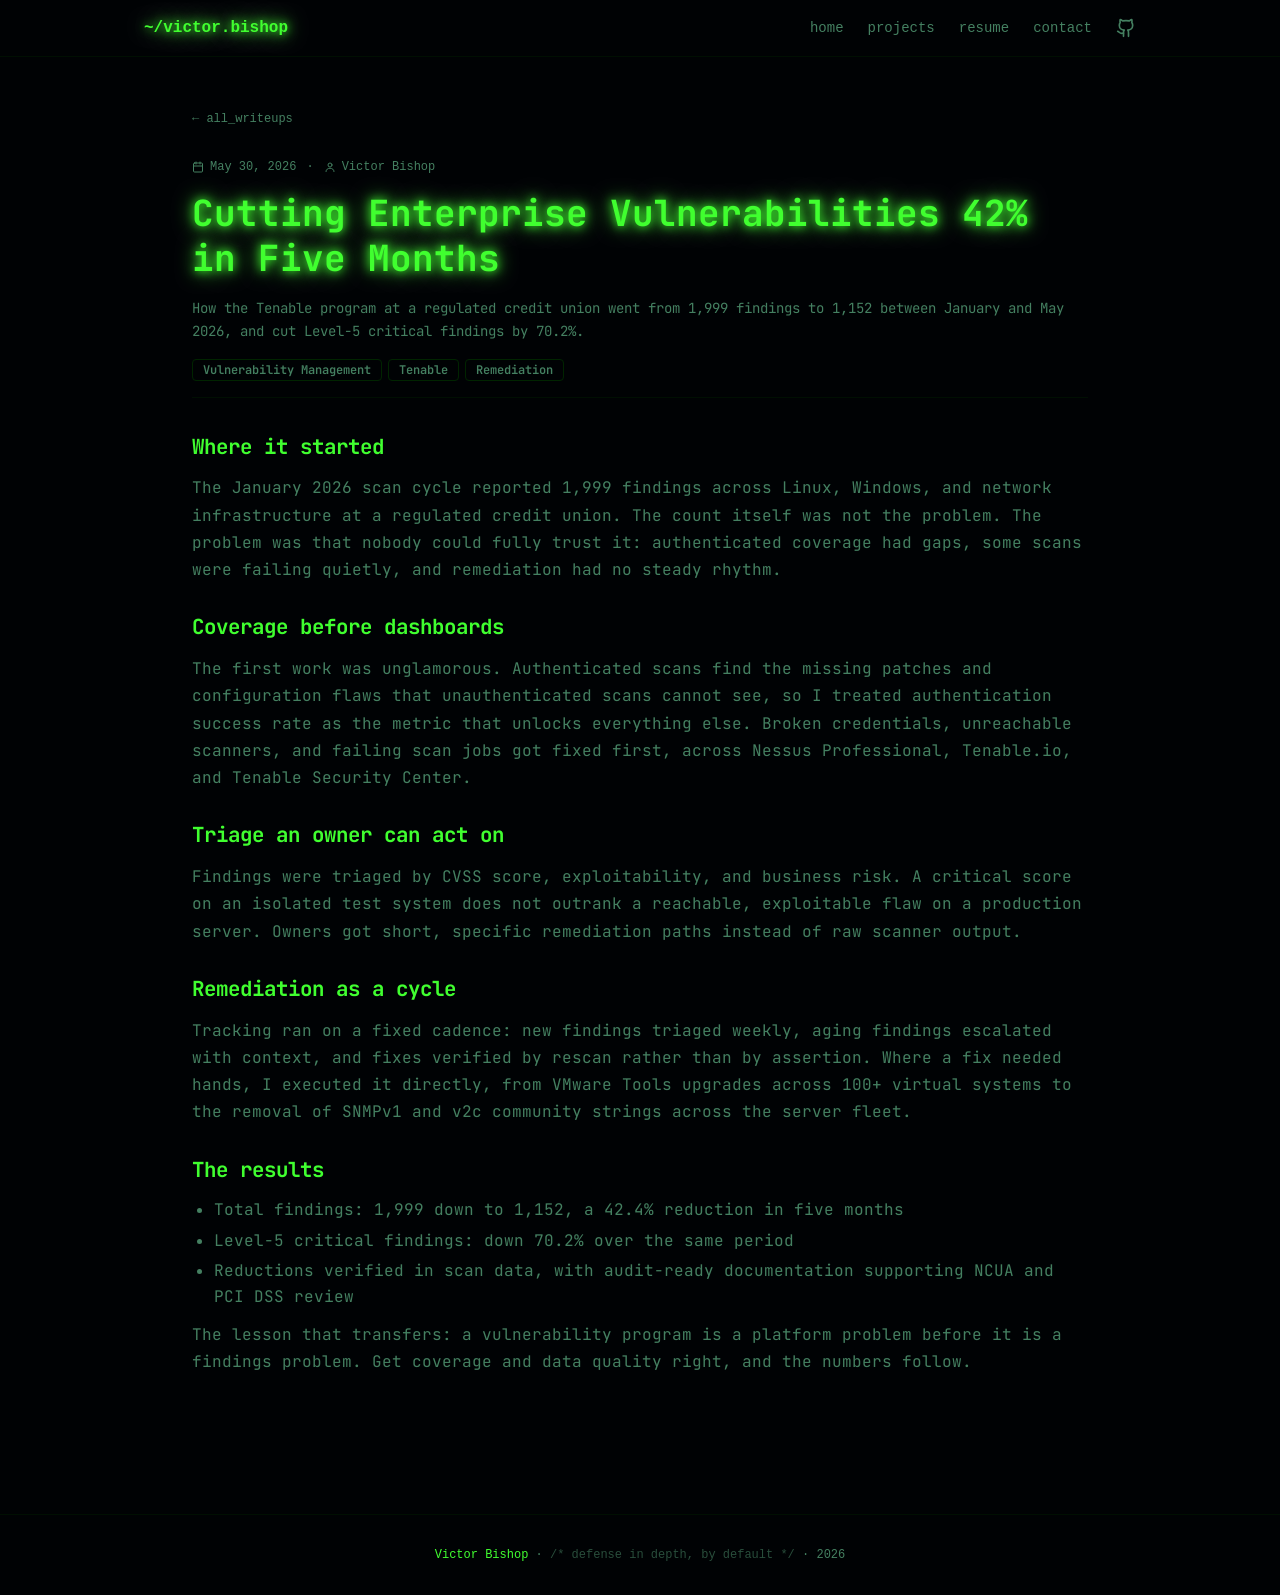
<file: blog/tenable-vulnerability-reduction.html>
<!DOCTYPE html>
<html lang="en" class="dark">
<head>
<meta charset="utf-8" />
<meta name="viewport" content="width=device-width, initial-scale=1" />
<title>Cutting Enterprise Vulnerabilities 42% in Five Months | Victor Bishop</title>
<meta name="description" content="How the Tenable program at a regulated credit union went from 1,999 findings to 1,152 between January and May 2026, and cut Level-5 critical findings by 70.2%." />
<link rel="icon" type="image/svg+xml" href="/favicon.svg" />
<link rel="stylesheet" href="/assets/site.css" />
<style>
.px-2\.5{padding-left:.625rem;padding-right:.625rem}
.py-4{padding-top:1rem;padding-bottom:1rem}
.hover\:neon-text:hover{color:var(--neon-green);text-shadow:0 0 10px var(--neon-green),0 0 20px var(--neon-green)}
.hover\:bg-secondary\/80:hover{background-color:color-mix(in oklch,var(--secondary) 80%,transparent)}
.prose-sm{font-size:.875rem}
@media (min-width:768px){.md\:prose-base{font-size:1rem}}
.prose h2{font-size:1.3em;font-weight:700;color:var(--foreground);margin:1.3em 0 .5em}
.prose p{margin:.7em 0;line-height:1.7}
.prose ul{list-style:disc;padding-left:1.4em;margin:.7em 0}
.prose li{margin:.3em 0;line-height:1.6}
.prose strong{color:var(--foreground)}
</style>
</head>
<body class="min-h-screen">
<header class="border-b border-border/40">
<div class="max-w-5xl mx-auto px-4 py-4 flex items-center justify-between">
<a href="/" class="font-mono font-bold neon-text text-base">~/victor.bishop</a>
<nav class="flex items-center gap-6 font-mono text-sm text-muted-foreground">
<a href="/" class="hover:text-neon-cyan transition-colors">home</a>
<a href="/projects" class="hover:text-neon-cyan transition-colors">projects</a>
<a href="/resume" class="hover:text-neon-cyan transition-colors">resume</a>
<a href="/contact" class="hover:text-neon-cyan transition-colors">contact</a>
<a href="https://github.com/Heretic312" target="_blank" rel="noopener noreferrer" class="hover:text-primary transition-colors" aria-label="GitHub"><svg xmlns="http://www.w3.org/2000/svg" viewBox="0 0 24 24" fill="none" stroke="currentColor" stroke-width="2" stroke-linecap="round" stroke-linejoin="round" class="w-5 h-5"><path d="M15 22v-4a4.8 4.8 0 0 0-1-3.5c3 0 6-2 6-5.5.08-1.25-.27-2.48-1-3.5.28-1.15.28-2.35 0-3.5 0 0-1 0-3 1.5-2.64-.5-5.36-.5-8 0C6 2 5 2 5 2c-.3 1.15-.3 2.35 0 3.5A5.403 5.403 0 0 0 4 9c0 3.5 3 5.5 6 5.5-.39.49-.68 1.05-.85 1.65-.17.6-.22 1.23-.15 1.85v4"/><path d="M9 18c-4.51 2-5-2-7-2"/></svg></a>
</nav>
</div>
</header>
<main>

<div class="min-h-screen px-4 py-12">
<div class="max-w-4xl mx-auto">
<a href="/" class="inline-flex items-center gap-1.5 text-xs font-mono text-muted-foreground hover:text-neon-cyan transition-colors mb-8">← all_writeups</a>
<div class="flex flex-wrap items-center gap-1.5 text-xs font-mono text-muted-foreground mb-4"><svg xmlns="http://www.w3.org/2000/svg" viewBox="0 0 24 24" fill="none" stroke="currentColor" stroke-width="2" stroke-linecap="round" stroke-linejoin="round" class="" width="12" height="12"><path d="M8 2v4"/><path d="M16 2v4"/><rect width="18" height="18" x="3" y="4" rx="2"/><path d="M3 10h18"/></svg><time>May 30, 2026</time><span class="mx-1">·</span><svg xmlns="http://www.w3.org/2000/svg" viewBox="0 0 24 24" fill="none" stroke="currentColor" stroke-width="2" stroke-linecap="round" stroke-linejoin="round" class="" width="12" height="12"><circle cx="12" cy="8" r="4"/><path d="M4 21c0-4 3.6-6.5 8-6.5s8 2.5 8 6.5"/></svg><span>Victor Bishop</span></div>
<h1 class="text-3xl md:text-4xl font-bold neon-text mb-4 leading-tight">Cutting Enterprise Vulnerabilities 42% in Five Months</h1>
<p class="text-muted-foreground text-sm leading-relaxed mb-4">How the Tenable program at a regulated credit union went from 1,999 findings to 1,152 between January and May 2026, and cut Level-5 critical findings by 70.2%.</p>
<div class="flex flex-wrap gap-1.5 mb-4"><span class="inline-flex items-center rounded-md border px-2.5 py-0.5 text-xs font-semibold transition-colors text-xs border-border text-muted-foreground hover:border-neon-cyan hover:text-neon-cyan transition-colors">Vulnerability Management</span><span class="inline-flex items-center rounded-md border px-2.5 py-0.5 text-xs font-semibold transition-colors text-xs border-border text-muted-foreground hover:border-neon-cyan hover:text-neon-cyan transition-colors">Tenable</span><span class="inline-flex items-center rounded-md border px-2.5 py-0.5 text-xs font-semibold transition-colors text-xs border-border text-muted-foreground hover:border-neon-cyan hover:text-neon-cyan transition-colors">Remediation</span></div>
<div class="w-full h-px bg-border/40 mb-8"></div>
<div class="prose prose-sm md:prose-base max-w-none text-muted-foreground leading-relaxed">
<h2>Where it started</h2>
<p>The January 2026 scan cycle reported 1,999 findings across Linux, Windows, and network infrastructure at a regulated credit union. The count itself was not the problem. The problem was that nobody could fully trust it: authenticated coverage had gaps, some scans were failing quietly, and remediation had no steady rhythm.</p>
<h2>Coverage before dashboards</h2>
<p>The first work was unglamorous. Authenticated scans find the missing patches and configuration flaws that unauthenticated scans cannot see, so I treated authentication success rate as the metric that unlocks everything else. Broken credentials, unreachable scanners, and failing scan jobs got fixed first, across Nessus Professional, Tenable.io, and Tenable Security Center.</p>
<h2>Triage an owner can act on</h2>
<p>Findings were triaged by CVSS score, exploitability, and business risk. A critical score on an isolated test system does not outrank a reachable, exploitable flaw on a production server. Owners got short, specific remediation paths instead of raw scanner output.</p>
<h2>Remediation as a cycle</h2>
<p>Tracking ran on a fixed cadence: new findings triaged weekly, aging findings escalated with context, and fixes verified by rescan rather than by assertion. Where a fix needed hands, I executed it directly, from VMware Tools upgrades across 100+ virtual systems to the removal of SNMPv1 and v2c community strings across the server fleet.</p>
<h2>The results</h2>
<ul>
<li>Total findings: 1,999 down to 1,152, a 42.4% reduction in five months</li>
<li>Level-5 critical findings: down 70.2% over the same period</li>
<li>Reductions verified in scan data, with audit-ready documentation supporting NCUA and PCI DSS review</li>
</ul>
<p>The lesson that transfers: a vulnerability program is a platform problem before it is a findings problem. Get coverage and data quality right, and the numbers follow.</p>
</div>
</div>
</div>
</main>
<footer class="border-t border-border/40 mt-20 py-8 text-center text-xs text-muted-foreground font-mono">
<p><span class="text-neon-green">Victor Bishop</span> · <span class="opacity-60">/* defense in depth, by default */</span> · 2026</p>
</footer>
</body>
</html>
</file>
<file: assets/site.css>
@import"https://fonts.googleapis.com/css2?family=JetBrains+Mono:ital,wght@0,100..800;1,100..800&display=swap";@layer components;@layer properties{@supports (((-webkit-hyphens:none)) and (not (margin-trim:inline))) or ((-moz-orient:inline) and (not (color:rgb(from red r g b)))){*,:before,:after,::backdrop{--tw-rotate-x:initial;--tw-rotate-y:initial;--tw-rotate-z:initial;--tw-skew-x:initial;--tw-skew-y:initial;--tw-space-y-reverse:0;--tw-border-style:solid;--tw-leading:initial;--tw-font-weight:initial;--tw-tracking:initial;--tw-shadow:0 0 #0000;--tw-shadow-color:initial;--tw-shadow-alpha:100%;--tw-inset-shadow:0 0 #0000;--tw-inset-shadow-color:initial;--tw-inset-shadow-alpha:100%;--tw-ring-color:initial;--tw-ring-shadow:0 0 #0000;--tw-inset-ring-color:initial;--tw-inset-ring-shadow:0 0 #0000;--tw-ring-inset:initial;--tw-ring-offset-width:0px;--tw-ring-offset-color:#fff;--tw-ring-offset-shadow:0 0 #0000;--tw-outline-style:solid;--tw-blur:initial;--tw-brightness:initial;--tw-contrast:initial;--tw-grayscale:initial;--tw-hue-rotate:initial;--tw-invert:initial;--tw-opacity:initial;--tw-saturate:initial;--tw-sepia:initial;--tw-drop-shadow:initial;--tw-drop-shadow-color:initial;--tw-drop-shadow-alpha:100%;--tw-drop-shadow-size:initial;--tw-backdrop-blur:initial;--tw-backdrop-brightness:initial;--tw-backdrop-contrast:initial;--tw-backdrop-grayscale:initial;--tw-backdrop-hue-rotate:initial;--tw-backdrop-invert:initial;--tw-backdrop-opacity:initial;--tw-backdrop-saturate:initial;--tw-backdrop-sepia:initial;--tw-duration:initial}}}@layer theme{:root,:host{--font-sans:ui-sans-serif, system-ui, sans-serif, "Apple Color Emoji", "Segoe UI Emoji", "Segoe UI Symbol", "Noto Color Emoji";--font-mono:ui-monospace, SFMono-Regular, Menlo, Monaco, Consolas, "Liberation Mono", "Courier New", monospace;--color-blue-600:oklch(54.6% .245 262.881);--color-gray-600:oklch(44.6% .03 256.802);--color-white:#fff;--spacing:.25rem;--container-md:28rem;--container-2xl:42rem;--container-3xl:48rem;--container-4xl:56rem;--container-5xl:64rem;--text-xs:.75rem;--text-xs--line-height:calc(1 / .75);--text-sm:.875rem;--text-sm--line-height:calc(1.25 / .875);--text-base:1rem;--text-base--line-height: 1.5 ;--text-lg:1.125rem;--text-lg--line-height:calc(1.75 / 1.125);--text-xl:1.25rem;--text-xl--line-height:calc(1.75 / 1.25);--text-2xl:1.5rem;--text-2xl--line-height:calc(2 / 1.5);--text-3xl:1.875rem;--text-3xl--line-height: 1.2 ;--text-4xl:2.25rem;--text-4xl--line-height:calc(2.5 / 2.25);--text-6xl:3.75rem;--text-6xl--line-height:1;--font-weight-medium:500;--font-weight-semibold:600;--font-weight-bold:700;--tracking-wider:.05em;--tracking-widest:.1em;--leading-tight:1.25;--leading-snug:1.375;--leading-relaxed:1.625;--blur-sm:8px;--default-transition-duration:.15s;--default-transition-timing-function:cubic-bezier(.4, 0, .2, 1);--default-font-family:var(--font-sans);--default-mono-font-family:var(--font-mono)}}@layer base{*,:after,:before,::backdrop{box-sizing:border-box;border:0 solid;margin:0;padding:0}::file-selector-button{box-sizing:border-box;border:0 solid;margin:0;padding:0}html,:host{-webkit-text-size-adjust:100%;tab-size:4;line-height:1.5;font-family:var(--default-font-family,ui-sans-serif, system-ui, sans-serif, "Apple Color Emoji", "Segoe UI Emoji", "Segoe UI Symbol", "Noto Color Emoji");font-feature-settings:var(--default-font-feature-settings,normal);font-variation-settings:var(--default-font-variation-settings,normal);-webkit-tap-highlight-color:transparent}hr{height:0;color:inherit;border-top-width:1px}abbr:where([title]){-webkit-text-decoration:underline dotted;text-decoration:underline dotted}h1,h2,h3,h4,h5,h6{font-size:inherit;font-weight:inherit}a{color:inherit;-webkit-text-decoration:inherit;text-decoration:inherit}b,strong{font-weight:bolder}code,kbd,samp,pre{font-family:var(--default-mono-font-family,ui-monospace, SFMono-Regular, Menlo, Monaco, Consolas, "Liberation Mono", "Courier New", monospace);font-feature-settings:var(--default-mono-font-feature-settings,normal);font-variation-settings:var(--default-mono-font-variation-settings,normal);font-size:1em}small{font-size:80%}sub,sup{vertical-align:baseline;font-size:75%;line-height:0;position:relative}sub{bottom:-.25em}sup{top:-.5em}table{text-indent:0;border-color:inherit;border-collapse:collapse}:-moz-focusring{outline:auto}progress{vertical-align:baseline}summary{display:list-item}ol,ul,menu{list-style:none}img,svg,video,canvas,audio,iframe,embed,object{vertical-align:middle;display:block}img,video{max-width:100%;height:auto}button,input,select,optgroup,textarea{font:inherit;font-feature-settings:inherit;font-variation-settings:inherit;letter-spacing:inherit;color:inherit;opacity:1;background-color:#0000;border-radius:0}::file-selector-button{font:inherit;font-feature-settings:inherit;font-variation-settings:inherit;letter-spacing:inherit;color:inherit;opacity:1;background-color:#0000;border-radius:0}:where(select:is([multiple],[size])) optgroup{font-weight:bolder}:where(select:is([multiple],[size])) optgroup option{padding-inline-start:20px}::file-selector-button{margin-inline-end:4px}::placeholder{opacity:1}@supports (not ((-webkit-appearance:-apple-pay-button))) or (contain-intrinsic-size:1px){::placeholder{color:currentColor}@supports (color:color-mix(in lab,red,red)){::placeholder{color:color-mix(in oklab,currentcolor 50%,transparent)}}}textarea{resize:vertical}::-webkit-search-decoration{-webkit-appearance:none}::-webkit-date-and-time-value{min-height:1lh;text-align:inherit}::-webkit-datetime-edit{display:inline-flex}::-webkit-datetime-edit-fields-wrapper{padding:0}::-webkit-datetime-edit{padding-block:0}::-webkit-datetime-edit-year-field{padding-block:0}::-webkit-datetime-edit-month-field{padding-block:0}::-webkit-datetime-edit-day-field{padding-block:0}::-webkit-datetime-edit-hour-field{padding-block:0}::-webkit-datetime-edit-minute-field{padding-block:0}::-webkit-datetime-edit-second-field{padding-block:0}::-webkit-datetime-edit-millisecond-field{padding-block:0}::-webkit-datetime-edit-meridiem-field{padding-block:0}::-webkit-calendar-picker-indicator{line-height:1}:-moz-ui-invalid{box-shadow:none}button,input:where([type=button],[type=reset],[type=submit]){appearance:button}::file-selector-button{appearance:button}::-webkit-inner-spin-button{height:auto}::-webkit-outer-spin-button{height:auto}[hidden]:where(:not([hidden=until-found])){display:none!important}*{border-color:var(--border);outline-color:var(--ring)}@supports (color:color-mix(in lab,red,red)){*{outline-color:color-mix(in oklab,var(--ring) 50%,transparent)}}*{box-sizing:border-box}html{scroll-behavior:smooth}body{background-color:var(--background);color:var(--foreground);-webkit-font-smoothing:antialiased;-moz-osx-font-smoothing:grayscale;background-image:repeating-linear-gradient(0deg,#0000 0% 2px,#0000000a 2px 4px);font-family:JetBrains Mono,Fira Code,Cascadia Code,Source Code Pro,Menlo,Monaco,Consolas,Courier New,monospace}.cursor:after{content:"█";color:var(--neon-green);margin-left:2px;animation:1s step-end infinite blink}code,pre{font-family:JetBrains Mono,Fira Code,monospace}::-webkit-scrollbar{width:6px}::-webkit-scrollbar-track{background:#000204}::-webkit-scrollbar-thumb{background:#012200;background:oklch(22% .09 142);border-radius:3px}::-webkit-scrollbar-thumb:hover{background:#57ff49;background:oklch(88% .28 142)}.prose{--tw-prose-body:oklch(78% .1 160);--tw-prose-headings:oklch(88% .28 142);--tw-prose-links:oklch(82% .17 211);--tw-prose-bold:oklch(88% .28 142);--tw-prose-counters:oklch(55% .08 160);--tw-prose-bullets:oklch(55% .08 160);--tw-prose-hr:oklch(22% .09 142);--tw-prose-quotes:oklch(82% .17 211);--tw-prose-quote-borders:oklch(82% .17 211);--tw-prose-captions:oklch(55% .08 160);--tw-prose-code:oklch(88% .28 142);--tw-prose-pre-code:oklch(88% .28 142);--tw-prose-pre-bg:oklch(11% .018 230);--tw-prose-th-borders:oklch(22% .09 142);--tw-prose-td-borders:oklch(22% .09 142)}}@layer utilities{.\@container\/card-header{container:card-header/inline-size}.pointer-events-none{pointer-events:none}.absolute{position:absolute}.relative{position:relative}.static{position:static}.sticky{position:sticky}.inset-0{inset:calc(var(--spacing) * 0)}.start{inset-inline-start:var(--spacing)}.top-0{top:calc(var(--spacing) * 0)}.top-6{top:calc(var(--spacing) * 6)}.top-10{top:calc(var(--spacing) * 10)}.right-6{right:calc(var(--spacing) * 6)}.bottom-6{bottom:calc(var(--spacing) * 6)}.left-6{left:calc(var(--spacing) * 6)}.z-50{z-index:50}.col-start-2{grid-column-start:2}.row-span-2{grid-row:span 2/span 2}.row-start-1{grid-row-start:1}.mx-1{margin-inline:calc(var(--spacing) * 1)}.mx-3{margin-inline:calc(var(--spacing) * 3)}.mx-auto{margin-inline:auto}.mt-0\.5{margin-top:calc(var(--spacing) * .5)}.mt-1{margin-top:calc(var(--spacing) * 1)}.mt-2{margin-top:calc(var(--spacing) * 2)}.mt-3{margin-top:calc(var(--spacing) * 3)}.mt-6{margin-top:calc(var(--spacing) * 6)}.mt-8{margin-top:calc(var(--spacing) * 8)}.mt-12{margin-top:calc(var(--spacing) * 12)}.mt-20{margin-top:calc(var(--spacing) * 20)}.mt-auto{margin-top:auto}.mr-2{margin-right:calc(var(--spacing) * 2)}.mb-1{margin-bottom:calc(var(--spacing) * 1)}.mb-1\.5{margin-bottom:calc(var(--spacing) * 1.5)}.mb-2{margin-bottom:calc(var(--spacing) * 2)}.mb-3{margin-bottom:calc(var(--spacing) * 3)}.mb-4{margin-bottom:calc(var(--spacing) * 4)}.mb-6{margin-bottom:calc(var(--spacing) * 6)}.mb-8{margin-bottom:calc(var(--spacing) * 8)}.mb-10{margin-bottom:calc(var(--spacing) * 10)}.block{display:block}.flex{display:flex}.grid{display:grid}.hidden{display:none}.inline-block{display:inline-block}.inline-flex{display:inline-flex}.table{display:table}.size-3\.5{width:calc(var(--spacing) * 3.5);height:calc(var(--spacing) * 3.5)}.size-4{width:calc(var(--spacing) * 4);height:calc(var(--spacing) * 4)}.h-4{height:calc(var(--spacing) * 4)}.h-5{height:calc(var(--spacing) * 5)}.h-8{height:calc(var(--spacing) * 8)}.h-52{height:calc(var(--spacing) * 52)}.h-full{height:100%}.h-px{height:1px}.min-h-screen{min-height:100vh}.w-4{width:calc(var(--spacing) * 4)}.w-5{width:calc(var(--spacing) * 5)}.w-8{width:calc(var(--spacing) * 8)}.w-44{width:calc(var(--spacing) * 44)}.w-64{width:calc(var(--spacing) * 64)}.w-fit{width:fit-content}.w-full{width:100%}.max-w-2xl{max-width:var(--container-2xl)}.max-w-3xl{max-width:var(--container-3xl)}.max-w-4xl{max-width:var(--container-4xl)}.max-w-5xl{max-width:var(--container-5xl)}.max-w-md{max-width:var(--container-md)}.max-w-none{max-width:none}.flex-1{flex:1}.shrink-0{flex-shrink:0}.origin-\(--radix-hover-card-content-transform-origin\){transform-origin:var(--radix-hover-card-content-transform-origin)}.transform{transform:var(--tw-rotate-x,) var(--tw-rotate-y,) var(--tw-rotate-z,) var(--tw-skew-x,) var(--tw-skew-y,)}.cursor-default{cursor:default}.resize-none{resize:none}.auto-rows-min{grid-auto-rows:min-content}.grid-cols-1{grid-template-columns:repeat(1,minmax(0,1fr))}.grid-cols-2{grid-template-columns:repeat(2,minmax(0,1fr))}.grid-rows-\[auto_auto\]{grid-template-rows:auto auto}.flex-col{flex-direction:column}.flex-wrap{flex-wrap:wrap}.items-center{align-items:center}.items-start{align-items:flex-start}.justify-between{justify-content:space-between}.justify-center{justify-content:center}.gap-1{gap:calc(var(--spacing) * 1)}.gap-1\.5{gap:calc(var(--spacing) * 1.5)}.gap-2{gap:calc(var(--spacing) * 2)}.gap-3{gap:calc(var(--spacing) * 3)}.gap-4{gap:calc(var(--spacing) * 4)}.gap-5{gap:calc(var(--spacing) * 5)}.gap-6{gap:calc(var(--spacing) * 6)}.gap-8{gap:calc(var(--spacing) * 8)}:where(.space-y-2>:not(:last-child)){--tw-space-y-reverse:0;margin-block-start:calc(calc(var(--spacing) * 2) * var(--tw-space-y-reverse));margin-block-end:calc(calc(var(--spacing) * 2) * calc(1 - var(--tw-space-y-reverse)))}:where(.space-y-3>:not(:last-child)){--tw-space-y-reverse:0;margin-block-start:calc(calc(var(--spacing) * 3) * var(--tw-space-y-reverse));margin-block-end:calc(calc(var(--spacing) * 3) * calc(1 - var(--tw-space-y-reverse)))}:where(.space-y-4>:not(:last-child)){--tw-space-y-reverse:0;margin-block-start:calc(calc(var(--spacing) * 4) * var(--tw-space-y-reverse));margin-block-end:calc(calc(var(--spacing) * 4) * calc(1 - var(--tw-space-y-reverse)))}:where(.space-y-12>:not(:last-child)){--tw-space-y-reverse:0;margin-block-start:calc(calc(var(--spacing) * 12) * var(--tw-space-y-reverse));margin-block-end:calc(calc(var(--spacing) * 12) * calc(1 - var(--tw-space-y-reverse)))}.self-start{align-self:flex-start}.justify-self-end{justify-self:flex-end}.overflow-hidden{overflow:hidden}.rounded{border-radius:.25rem}.rounded-\[4px\]{border-radius:4px}.rounded-md{border-radius:var(--radius)}.rounded-xl{border-radius:calc(var(--radius) + 8px)}.border{border-style:var(--tw-border-style);border-width:1px}.border-t{border-top-style:var(--tw-border-style);border-top-width:1px}.border-b{border-bottom-style:var(--tw-border-style);border-bottom-width:1px}.border-border,.border-border\/40{border-color:var(--border)}@supports (color:color-mix(in lab,red,red)){.border-border\/40{border-color:color-mix(in oklab,var(--border) 40%,transparent)}}.border-border\/60{border-color:var(--border)}@supports (color:color-mix(in lab,red,red)){.border-border\/60{border-color:color-mix(in oklab,var(--border) 60%,transparent)}}.border-input{border-color:var(--input)}.border-transparent{border-color:#0000}.bg-border,.bg-border\/40{background-color:var(--border)}@supports (color:color-mix(in lab,red,red)){.bg-border\/40{background-color:color-mix(in oklab,var(--border) 40%,transparent)}}.bg-card{background-color:var(--card)}.bg-destructive{background-color:var(--destructive)}.bg-popover{background-color:var(--popover)}.bg-primary{background-color:var(--primary)}.bg-secondary{background-color:var(--secondary)}.object-cover{object-fit:cover}.p-3\.5{padding:calc(var(--spacing) * 3.5)}.p-4{padding:calc(var(--spacing) * 4)}.p-5{padding:calc(var(--spacing) * 5)}.p-6{padding:calc(var(--spacing) * 6)}.p-10{padding:calc(var(--spacing) * 10)}.px-2{padding-inline:calc(var(--spacing) * 2)}.px-3{padding-inline:calc(var(--spacing) * 3)}.px-4{padding-inline:calc(var(--spacing) * 4)}.px-5{padding-inline:calc(var(--spacing) * 5)}.px-6{padding-inline:calc(var(--spacing) * 6)}.py-0\.5{padding-block:calc(var(--spacing) * .5)}.py-1\.5{padding-block:calc(var(--spacing) * 1.5)}.py-2{padding-block:calc(var(--spacing) * 2)}.py-2\.5{padding-block:calc(var(--spacing) * 2.5)}.py-3{padding-block:calc(var(--spacing) * 3)}.py-6{padding-block:calc(var(--spacing) * 6)}.py-8{padding-block:calc(var(--spacing) * 8)}.py-12{padding-block:calc(var(--spacing) * 12)}.py-20{padding-block:calc(var(--spacing) * 20)}.pt-2{padding-top:calc(var(--spacing) * 2)}.pb-3{padding-bottom:calc(var(--spacing) * 3)}.pb-16{padding-bottom:calc(var(--spacing) * 16)}.text-center{text-align:center}.font-mono{font-family:var(--font-mono)}.text-2xl{font-size:var(--text-2xl);line-height:var(--tw-leading,var(--text-2xl--line-height))}.text-3xl{font-size:var(--text-3xl);line-height:var(--tw-leading,var(--text-3xl--line-height))}.text-4xl{font-size:var(--text-4xl);line-height:var(--tw-leading,var(--text-4xl--line-height))}.text-base{font-size:var(--text-base);line-height:var(--tw-leading,var(--text-base--line-height))}.text-lg{font-size:var(--text-lg);line-height:var(--tw-leading,var(--text-lg--line-height))}.text-sm{font-size:var(--text-sm);line-height:var(--tw-leading,var(--text-sm--line-height))}.text-xl{font-size:var(--text-xl);line-height:var(--tw-leading,var(--text-xl--line-height))}.text-xs{font-size:var(--text-xs);line-height:var(--tw-leading,var(--text-xs--line-height))}.leading-none{--tw-leading:1;line-height:1}.leading-relaxed{--tw-leading:var(--leading-relaxed);line-height:var(--leading-relaxed)}.leading-snug{--tw-leading:var(--leading-snug);line-height:var(--leading-snug)}.leading-tight{--tw-leading:var(--leading-tight);line-height:var(--leading-tight)}.font-bold{--tw-font-weight:var(--font-weight-bold);font-weight:var(--font-weight-bold)}.font-medium{--tw-font-weight:var(--font-weight-medium);font-weight:var(--font-weight-medium)}.font-semibold{--tw-font-weight:var(--font-weight-semibold);font-weight:var(--font-weight-semibold)}.tracking-wider{--tw-tracking:var(--tracking-wider);letter-spacing:var(--tracking-wider)}.tracking-widest{--tw-tracking:var(--tracking-widest);letter-spacing:var(--tracking-widest)}.whitespace-nowrap{white-space:nowrap}.text-blue-600{color:var(--color-blue-600)}.text-border,.text-border\/60{color:var(--border)}@supports (color:color-mix(in lab,red,red)){.text-border\/60{color:color-mix(in oklab,var(--border) 60%,transparent)}}.text-card-foreground{color:var(--card-foreground)}.text-current{color:currentColor}.text-foreground{color:var(--foreground)}.text-gray-600{color:var(--color-gray-600)}.text-muted-foreground{color:var(--muted-foreground)}.text-neon-amber{color:var(--neon-amber)}.text-neon-cyan{color:var(--neon-cyan)}.text-neon-green{color:var(--neon-green)}.text-neon-red{color:var(--neon-red)}.text-popover-foreground{color:var(--popover-foreground)}.text-primary{color:var(--primary)}.text-primary-foreground{color:var(--primary-foreground)}.text-secondary-foreground{color:var(--secondary-foreground)}.text-white{color:var(--color-white)}.uppercase{text-transform:uppercase}.opacity-40{opacity:.4}.opacity-60{opacity:.6}.opacity-80{opacity:.8}.opacity-90{opacity:.9}.mix-blend-luminosity{mix-blend-mode:luminosity}.shadow-md{--tw-shadow:0 4px 6px -1px var(--tw-shadow-color,#0000001a), 0 2px 4px -2px var(--tw-shadow-color,#0000001a);box-shadow:var(--tw-inset-shadow),var(--tw-inset-ring-shadow),var(--tw-ring-offset-shadow),var(--tw-ring-shadow),var(--tw-shadow)}.shadow-sm{--tw-shadow:0 1px 3px 0 var(--tw-shadow-color,#0000001a), 0 1px 2px -1px var(--tw-shadow-color,#0000001a);box-shadow:var(--tw-inset-shadow),var(--tw-inset-ring-shadow),var(--tw-ring-offset-shadow),var(--tw-ring-shadow),var(--tw-shadow)}.shadow-xs{--tw-shadow:0 1px 2px 0 var(--tw-shadow-color,#0000000d);box-shadow:var(--tw-inset-shadow),var(--tw-inset-ring-shadow),var(--tw-ring-offset-shadow),var(--tw-ring-shadow),var(--tw-shadow)}.ring-0{--tw-ring-shadow:var(--tw-ring-inset,) 0 0 0 calc(0px + var(--tw-ring-offset-width)) var(--tw-ring-color,currentcolor);box-shadow:var(--tw-inset-shadow),var(--tw-inset-ring-shadow),var(--tw-ring-offset-shadow),var(--tw-ring-shadow),var(--tw-shadow)}.outline-hidden{--tw-outline-style:none;outline-style:none}@media(forced-colors:active){.outline-hidden{outline-offset:2px;outline:2px solid #0000}}.outline{outline-style:var(--tw-outline-style);outline-width:1px}.filter{filter:var(--tw-blur,) var(--tw-brightness,) var(--tw-contrast,) var(--tw-grayscale,) var(--tw-hue-rotate,) var(--tw-invert,) var(--tw-saturate,) var(--tw-sepia,) var(--tw-drop-shadow,)}.backdrop-blur-sm{--tw-backdrop-blur:blur(var(--blur-sm));-webkit-backdrop-filter:var(--tw-backdrop-blur,) var(--tw-backdrop-brightness,) var(--tw-backdrop-contrast,) var(--tw-backdrop-grayscale,) var(--tw-backdrop-hue-rotate,) var(--tw-backdrop-invert,) var(--tw-backdrop-opacity,) var(--tw-backdrop-saturate,) var(--tw-backdrop-sepia,);backdrop-filter:var(--tw-backdrop-blur,) var(--tw-backdrop-brightness,) var(--tw-backdrop-contrast,) var(--tw-backdrop-grayscale,) var(--tw-backdrop-hue-rotate,) var(--tw-backdrop-invert,) var(--tw-backdrop-opacity,) var(--tw-backdrop-saturate,) var(--tw-backdrop-sepia,)}.transition-\[color\,box-shadow\]{transition-property:color,box-shadow;transition-timing-function:var(--tw-ease,var(--default-transition-timing-function));transition-duration:var(--tw-duration,var(--default-transition-duration))}.transition-all{transition-property:all;transition-timing-function:var(--tw-ease,var(--default-transition-timing-function));transition-duration:var(--tw-duration,var(--default-transition-duration))}.transition-colors{transition-property:color,background-color,border-color,outline-color,text-decoration-color,fill,stroke,--tw-gradient-from,--tw-gradient-via,--tw-gradient-to;transition-timing-function:var(--tw-ease,var(--default-transition-timing-function));transition-duration:var(--tw-duration,var(--default-transition-duration))}.transition-shadow{transition-property:box-shadow;transition-timing-function:var(--tw-ease,var(--default-transition-timing-function));transition-duration:var(--tw-duration,var(--default-transition-duration))}.transition-none{transition-property:none}.duration-150{--tw-duration:.15s;transition-duration:.15s}.duration-200{--tw-duration:.2s;transition-duration:.2s}.outline-none{--tw-outline-style:none;outline-style:none}.select-none{-webkit-user-select:none;user-select:none}.duration-150{animation-duration:.15s}.duration-200{animation-duration:.2s}.placeholder\:text-muted-foreground\/50::placeholder{color:var(--muted-foreground)}@supports (color:color-mix(in lab,red,red)){.placeholder\:text-muted-foreground\/50::placeholder{color:color-mix(in oklab,var(--muted-foreground) 50%,transparent)}}@media(hover:hover){.hover\:cursor-pointer:hover{cursor:pointer}.hover\:border-neon-amber:hover{border-color:var(--neon-amber)}.hover\:border-neon-cyan:hover{border-color:var(--neon-cyan)}.hover\:border-neon-green:hover{border-color:var(--neon-green)}.hover\:border-primary:hover{border-color:var(--primary)}.hover\:bg-card:hover{background-color:var(--card)}.hover\:bg-secondary:hover{background-color:var(--secondary)}.hover\:text-neon-amber:hover{color:var(--neon-amber)}.hover\:text-neon-cyan:hover{color:var(--neon-cyan)}.hover\:text-neon-green:hover{color:var(--neon-green)}.hover\:text-primary:hover{color:var(--primary)}.hover\:underline:hover{text-decoration-line:underline}}.focus\:border-neon-green:focus{border-color:var(--neon-green)}.focus\:ring-1:focus{--tw-ring-shadow:var(--tw-ring-inset,) 0 0 0 calc(1px + var(--tw-ring-offset-width)) var(--tw-ring-color,currentcolor);box-shadow:var(--tw-inset-shadow),var(--tw-inset-ring-shadow),var(--tw-ring-offset-shadow),var(--tw-ring-shadow),var(--tw-shadow)}.focus\:ring-neon-green\/30:focus{--tw-ring-color:var(--neon-green)}@supports (color:color-mix(in lab,red,red)){.focus\:ring-neon-green\/30:focus{--tw-ring-color:color-mix(in oklab, var(--neon-green) 30%, transparent)}}.focus\:outline-none:focus{--tw-outline-style:none;outline-style:none}.focus-visible\:border-ring:focus-visible{border-color:var(--ring)}.focus-visible\:ring-\[3px\]:focus-visible{--tw-ring-shadow:var(--tw-ring-inset,) 0 0 0 calc(3px + var(--tw-ring-offset-width)) var(--tw-ring-color,currentcolor);box-shadow:var(--tw-inset-shadow),var(--tw-inset-ring-shadow),var(--tw-ring-offset-shadow),var(--tw-ring-shadow),var(--tw-shadow)}.focus-visible\:ring-destructive\/20:focus-visible{--tw-ring-color:var(--destructive)}@supports (color:color-mix(in lab,red,red)){.focus-visible\:ring-destructive\/20:focus-visible{--tw-ring-color:color-mix(in oklab, var(--destructive) 20%, transparent)}}.focus-visible\:ring-ring\/50:focus-visible{--tw-ring-color:var(--ring)}@supports (color:color-mix(in lab,red,red)){.focus-visible\:ring-ring\/50:focus-visible{--tw-ring-color:color-mix(in oklab, var(--ring) 50%, transparent)}}.disabled\:cursor-not-allowed:disabled{cursor:not-allowed}.disabled\:opacity-50:disabled{opacity:.5}.has-data-\[slot\=card-action\]\:grid-cols-\[1fr_auto\]:has([data-slot=card-action]){grid-template-columns:1fr auto}.aria-invalid\:border-destructive[aria-invalid=true]{border-color:var(--destructive)}.aria-invalid\:ring-destructive\/20[aria-invalid=true]{--tw-ring-color:var(--destructive)}@supports (color:color-mix(in lab,red,red)){.aria-invalid\:ring-destructive\/20[aria-invalid=true]{--tw-ring-color:color-mix(in oklab, var(--destructive) 20%, transparent)}}.data-\[orientation\=horizontal\]\:h-px[data-orientation=horizontal]{height:1px}.data-\[orientation\=horizontal\]\:w-full[data-orientation=horizontal]{width:100%}.data-\[orientation\=vertical\]\:h-full[data-orientation=vertical]{height:100%}.data-\[orientation\=vertical\]\:w-px[data-orientation=vertical]{width:1px}.data-\[side\=bottom\]\:slide-in-from-top-2[data-side=bottom]{--tw-enter-translate-y:-.5rem}.data-\[side\=left\]\:slide-in-from-right-2[data-side=left]{--tw-enter-translate-x:.5rem}.data-\[side\=right\]\:slide-in-from-left-2[data-side=right]{--tw-enter-translate-x:-.5rem}.data-\[side\=top\]\:slide-in-from-bottom-2[data-side=top]{--tw-enter-translate-y:.5rem}.data-\[state\=checked\]\:border-primary[data-state=checked]{border-color:var(--primary)}.data-\[state\=checked\]\:bg-primary[data-state=checked]{background-color:var(--primary)}.data-\[state\=checked\]\:text-primary-foreground[data-state=checked]{color:var(--primary-foreground)}.data-\[state\=closed\]\:animate-out[data-state=closed]{--tw-exit-opacity:initial;--tw-exit-scale:initial;--tw-exit-rotate:initial;--tw-exit-translate-x:initial;--tw-exit-translate-y:initial;animation-name:exit;animation-duration:.15s}.data-\[state\=closed\]\:fade-out-0[data-state=closed]{--tw-exit-opacity:0}.data-\[state\=closed\]\:zoom-out-95[data-state=closed]{--tw-exit-scale:.95}.data-\[state\=open\]\:animate-in[data-state=open]{--tw-enter-opacity:initial;--tw-enter-scale:initial;--tw-enter-rotate:initial;--tw-enter-translate-x:initial;--tw-enter-translate-y:initial;animation-name:enter;animation-duration:.15s}.data-\[state\=open\]\:fade-in-0[data-state=open]{--tw-enter-opacity:0}.data-\[state\=open\]\:zoom-in-95[data-state=open]{--tw-enter-scale:.95}@media(min-width:48rem){.md\:col-span-2{grid-column:span 2/span 2}.md\:col-span-3{grid-column:span 3/span 3}.md\:block{display:block}.md\:flex{display:flex}.md\:hidden{display:none}.md\:grid-cols-2{grid-template-columns:repeat(2,minmax(0,1fr))}.md\:grid-cols-3{grid-template-columns:repeat(3,minmax(0,1fr))}.md\:grid-cols-4{grid-template-columns:repeat(4,minmax(0,1fr))}.md\:grid-cols-5{grid-template-columns:repeat(5,minmax(0,1fr))}.md\:flex-row{flex-direction:row}.md\:py-32{padding-block:calc(var(--spacing) * 32)}.md\:text-2xl{font-size:var(--text-2xl);line-height:var(--tw-leading,var(--text-2xl--line-height))}.md\:text-4xl{font-size:var(--text-4xl);line-height:var(--tw-leading,var(--text-4xl--line-height))}.md\:text-6xl{font-size:var(--text-6xl);line-height:var(--tw-leading,var(--text-6xl--line-height))}}.dark\:bg-destructive\/60:is(.dark *){background-color:var(--destructive)}@supports (color:color-mix(in lab,red,red)){.dark\:bg-destructive\/60:is(.dark *){background-color:color-mix(in oklab,var(--destructive) 60%,transparent)}}.dark\:bg-input\/30:is(.dark *){background-color:var(--input)}@supports (color:color-mix(in lab,red,red)){.dark\:bg-input\/30:is(.dark *){background-color:color-mix(in oklab,var(--input) 30%,transparent)}}.dark\:focus-visible\:ring-destructive\/40:is(.dark *):focus-visible{--tw-ring-color:var(--destructive)}@supports (color:color-mix(in lab,red,red)){.dark\:focus-visible\:ring-destructive\/40:is(.dark *):focus-visible{--tw-ring-color:color-mix(in oklab, var(--destructive) 40%, transparent)}}.dark\:aria-invalid\:ring-destructive\/40:is(.dark *)[aria-invalid=true]{--tw-ring-color:var(--destructive)}@supports (color:color-mix(in lab,red,red)){.dark\:aria-invalid\:ring-destructive\/40:is(.dark *)[aria-invalid=true]{--tw-ring-color:color-mix(in oklab, var(--destructive) 40%, transparent)}}.dark\:data-\[state\=checked\]\:bg-primary:is(.dark *)[data-state=checked]{background-color:var(--primary)}.\[\.border-b\]\:pb-6.border-b{padding-bottom:calc(var(--spacing) * 6)}.\[\.border-t\]\:pt-6.border-t{padding-top:calc(var(--spacing) * 6)}.\[\&\>svg\]\:pointer-events-none>svg{pointer-events:none}.\[\&\>svg\]\:size-3>svg{width:calc(var(--spacing) * 3);height:calc(var(--spacing) * 3)}@media(hover:hover){a.\[a\&\]\:hover\:bg-accent:hover{background-color:var(--accent)}a.\[a\&\]\:hover\:bg-destructive\/90:hover{background-color:var(--destructive)}@supports (color:color-mix(in lab,red,red)){a.\[a\&\]\:hover\:bg-destructive\/90:hover{background-color:color-mix(in oklab,var(--destructive) 90%,transparent)}}a.\[a\&\]\:hover\:bg-primary\/90:hover{background-color:var(--primary)}@supports (color:color-mix(in lab,red,red)){a.\[a\&\]\:hover\:bg-primary\/90:hover{background-color:color-mix(in oklab,var(--primary) 90%,transparent)}}a.\[a\&\]\:hover\:bg-secondary\/90:hover{background-color:var(--secondary)}@supports (color:color-mix(in lab,red,red)){a.\[a\&\]\:hover\:bg-secondary\/90:hover{background-color:color-mix(in oklab,var(--secondary) 90%,transparent)}}a.\[a\&\]\:hover\:text-accent-foreground:hover{color:var(--accent-foreground)}}}:root{--background:oklch(8% .015 230);--foreground:oklch(88% .28 142);--card:oklch(11% .018 230);--card-foreground:oklch(88% .28 142);--popover:oklch(10% .018 230);--popover-foreground:oklch(88% .28 142);--primary:oklch(88% .28 142);--primary-foreground:oklch(8% .015 230);--secondary:oklch(14% .02 230);--secondary-foreground:oklch(75% .18 142);--muted:oklch(13% .015 230);--muted-foreground:oklch(55% .08 160);--accent:oklch(82% .17 211);--accent-foreground:oklch(8% .015 230);--destructive:oklch(65% .25 27);--destructive-foreground:oklch(8% .015 230);--border:oklch(22% .09 142);--input:oklch(14% .02 230);--ring:oklch(88% .28 142);--radius:.25rem;--neon-green:oklch(88% .28 142);--neon-cyan:oklch(82% .17 211);--neon-amber:oklch(82% .18 80);--neon-red:oklch(65% .25 27)}@keyframes blink{0%,to{opacity:1}50%{opacity:0}}@keyframes glitch{0%,to{transform:translate(0)}10%{transform:translate(-2px,1px)}20%{transform:translate(2px,-1px)}30%{transform:translate(-1px,2px)}40%{transform:translate(1px,-2px)}50%{transform:translate(-2px,-1px)}}@keyframes scanline{0%{transform:translateY(-100%)}to{transform:translateY(100vh)}}@keyframes matrix-rain{0%{opacity:0;transform:translateY(-20px)}10%{opacity:1}90%{opacity:1}to{opacity:0;transform:translateY(20px)}}@keyframes glow-pulse{0%,to{box-shadow:0 0 5px var(--neon-green),0 0 10px var(--neon-green)}50%{box-shadow:0 0 20px var(--neon-green),0 0 40px var(--neon-green),0 0 60px var(--neon-green)}}@keyframes type-in{0%{width:0}to{width:100%}}.neon-text{color:var(--neon-green);text-shadow:0 0 10px var(--neon-green),0 0 20px var(--neon-green)}.neon-cyan{color:var(--neon-cyan);text-shadow:0 0 10px var(--neon-cyan),0 0 20px var(--neon-cyan)}.neon-amber{color:var(--neon-amber);text-shadow:0 0 10px var(--neon-amber)}.neon-border{border:1px solid var(--neon-green);box-shadow:0 0 8px #57ff494d,inset 0 0 8px #57ff490d;box-shadow:0 0 8px oklch(88% .28 142/.3),inset 0 0 8px oklch(88% .28 142/.05)}.neon-border-cyan{border:1px solid var(--neon-cyan);box-shadow:0 0 8px #00dcf84d,inset 0 0 8px #00dcf80d;box-shadow:0 0 8px oklch(82% .17 211/.3),inset 0 0 8px oklch(82% .17 211/.05)}.terminal-card{background:var(--card);border:1px solid oklch(22% .09 142);transition:border-color .2s,box-shadow .2s;position:relative}.terminal-card:hover{border-color:var(--neon-green);box-shadow:0 0 15px #57ff4933;box-shadow:0 0 15px oklch(88% .28 142/.2)}.terminal-card:before{content:"";background:linear-gradient(90deg,transparent,var(--neon-green),transparent);opacity:0;height:2px;transition:opacity .2s;position:absolute;top:0;left:0;right:0}.terminal-card:hover:before{opacity:1}.glitch:hover{animation:.3s glitch}.type-effect{white-space:nowrap;animation:2s steps(40,end) forwards type-in;overflow:hidden}.prompt:before{content:"> ";color:var(--neon-green);font-weight:700}.circuit-bg{background-image:linear-gradient(#57ff4a08 1px,#0000 1px),linear-gradient(90deg,#57ff4a08 1px,#0000 1px);background-image:linear-gradient(color(xyz 0.392 0.745 0.15 / 0.031) 1px,#0000 1px),linear-gradient(90deg,color(xyz 0.392 0.745 0.15 / 0.031) 1px,#0000 1px);background-size:40px 40px}@keyframes enter{0%{opacity:var(--tw-enter-opacity,1);transform:translate3d(var(--tw-enter-translate-x,0),var(--tw-enter-translate-y,0),0) scale3d(var(--tw-enter-scale,1),var(--tw-enter-scale,1),var(--tw-enter-scale,1)) rotate(var(--tw-enter-rotate,0))}}@keyframes exit{to{opacity:var(--tw-exit-opacity,1);transform:translate3d(var(--tw-exit-translate-x,0),var(--tw-exit-translate-y,0),0) scale3d(var(--tw-exit-scale,1),var(--tw-exit-scale,1),var(--tw-exit-scale,1)) rotate(var(--tw-exit-rotate,0))}}@property --tw-rotate-x{syntax:"*";inherits:false}@property --tw-rotate-y{syntax:"*";inherits:false}@property --tw-rotate-z{syntax:"*";inherits:false}@property --tw-skew-x{syntax:"*";inherits:false}@property --tw-skew-y{syntax:"*";inherits:false}@property --tw-space-y-reverse{syntax:"*";inherits:false;initial-value:0}@property --tw-border-style{syntax:"*";inherits:false;initial-value:solid}@property --tw-leading{syntax:"*";inherits:false}@property --tw-font-weight{syntax:"*";inherits:false}@property --tw-tracking{syntax:"*";inherits:false}@property --tw-shadow{syntax:"*";inherits:false;initial-value:0 0 #0000}@property --tw-shadow-color{syntax:"*";inherits:false}@property --tw-shadow-alpha{syntax:"<percentage>";inherits:false;initial-value:100%}@property --tw-inset-shadow{syntax:"*";inherits:false;initial-value:0 0 #0000}@property --tw-inset-shadow-color{syntax:"*";inherits:false}@property --tw-inset-shadow-alpha{syntax:"<percentage>";inherits:false;initial-value:100%}@property --tw-ring-color{syntax:"*";inherits:false}@property --tw-ring-shadow{syntax:"*";inherits:false;initial-value:0 0 #0000}@property --tw-inset-ring-color{syntax:"*";inherits:false}@property --tw-inset-ring-shadow{syntax:"*";inherits:false;initial-value:0 0 #0000}@property --tw-ring-inset{syntax:"*";inherits:false}@property --tw-ring-offset-width{syntax:"<length>";inherits:false;initial-value:0}@property --tw-ring-offset-color{syntax:"*";inherits:false;initial-value:#fff}@property --tw-ring-offset-shadow{syntax:"*";inherits:false;initial-value:0 0 #0000}@property --tw-outline-style{syntax:"*";inherits:false;initial-value:solid}@property --tw-blur{syntax:"*";inherits:false}@property --tw-brightness{syntax:"*";inherits:false}@property --tw-contrast{syntax:"*";inherits:false}@property --tw-grayscale{syntax:"*";inherits:false}@property --tw-hue-rotate{syntax:"*";inherits:false}@property --tw-invert{syntax:"*";inherits:false}@property --tw-opacity{syntax:"*";inherits:false}@property --tw-saturate{syntax:"*";inherits:false}@property --tw-sepia{syntax:"*";inherits:false}@property --tw-drop-shadow{syntax:"*";inherits:false}@property --tw-drop-shadow-color{syntax:"*";inherits:false}@property --tw-drop-shadow-alpha{syntax:"<percentage>";inherits:false;initial-value:100%}@property --tw-drop-shadow-size{syntax:"*";inherits:false}@property --tw-backdrop-blur{syntax:"*";inherits:false}@property --tw-backdrop-brightness{syntax:"*";inherits:false}@property --tw-backdrop-contrast{syntax:"*";inherits:false}@property --tw-backdrop-grayscale{syntax:"*";inherits:false}@property --tw-backdrop-hue-rotate{syntax:"*";inherits:false}@property --tw-backdrop-invert{syntax:"*";inherits:false}@property --tw-backdrop-opacity{syntax:"*";inherits:false}@property --tw-backdrop-saturate{syntax:"*";inherits:false}@property --tw-backdrop-sepia{syntax:"*";inherits:false}@property --tw-duration{syntax:"*";inherits:false}
</file>
